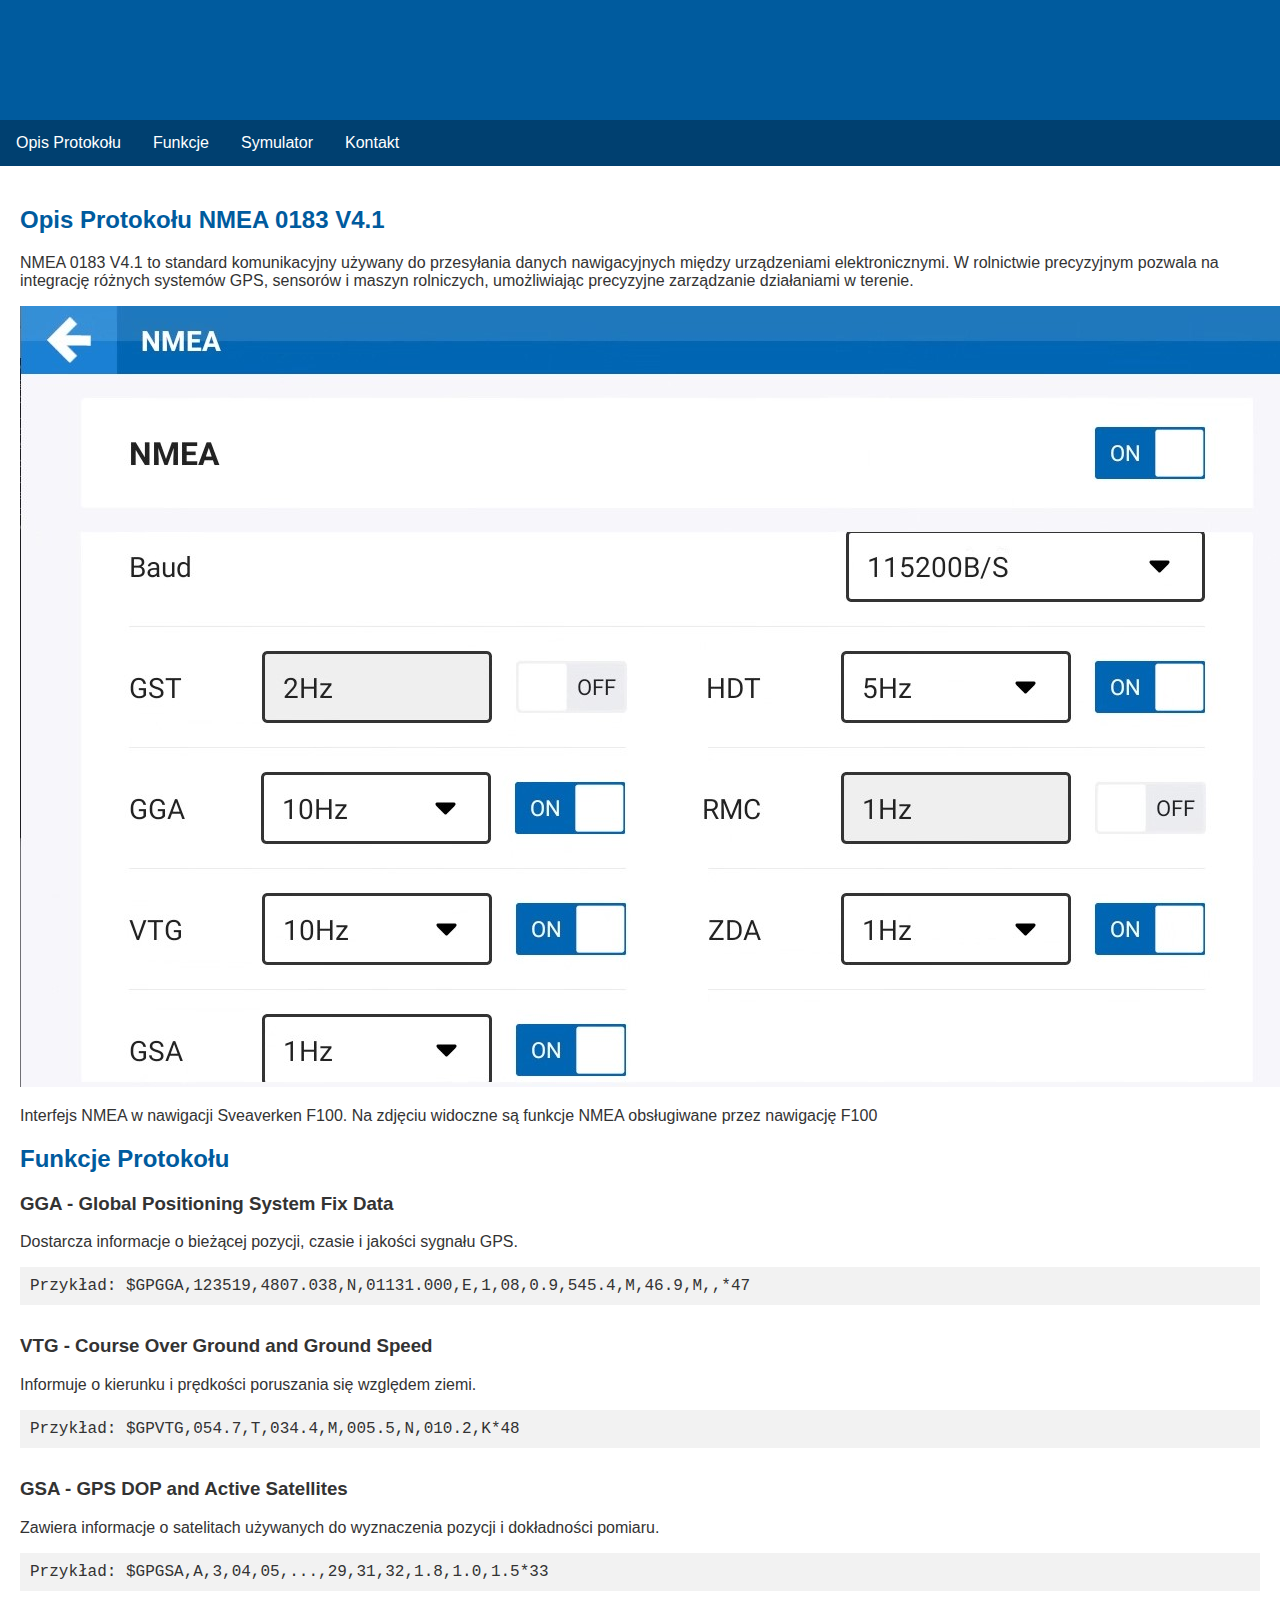
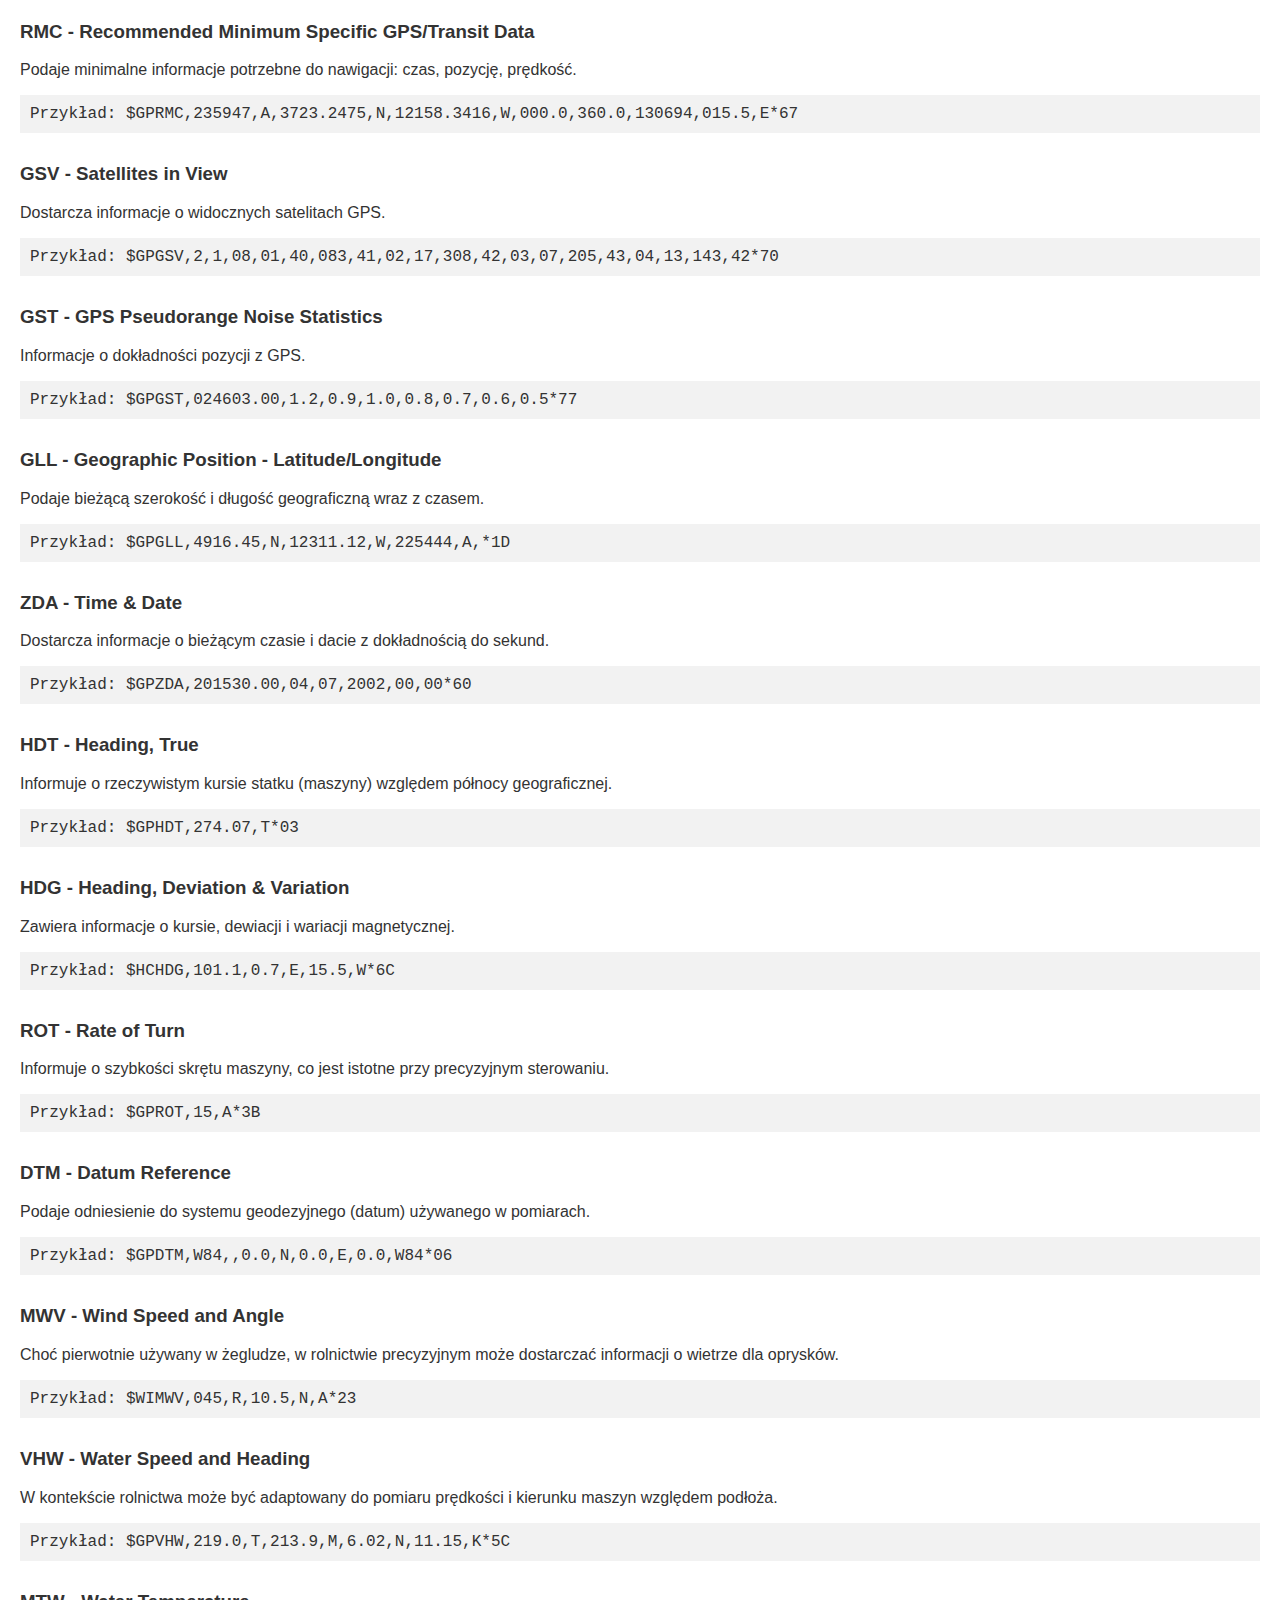
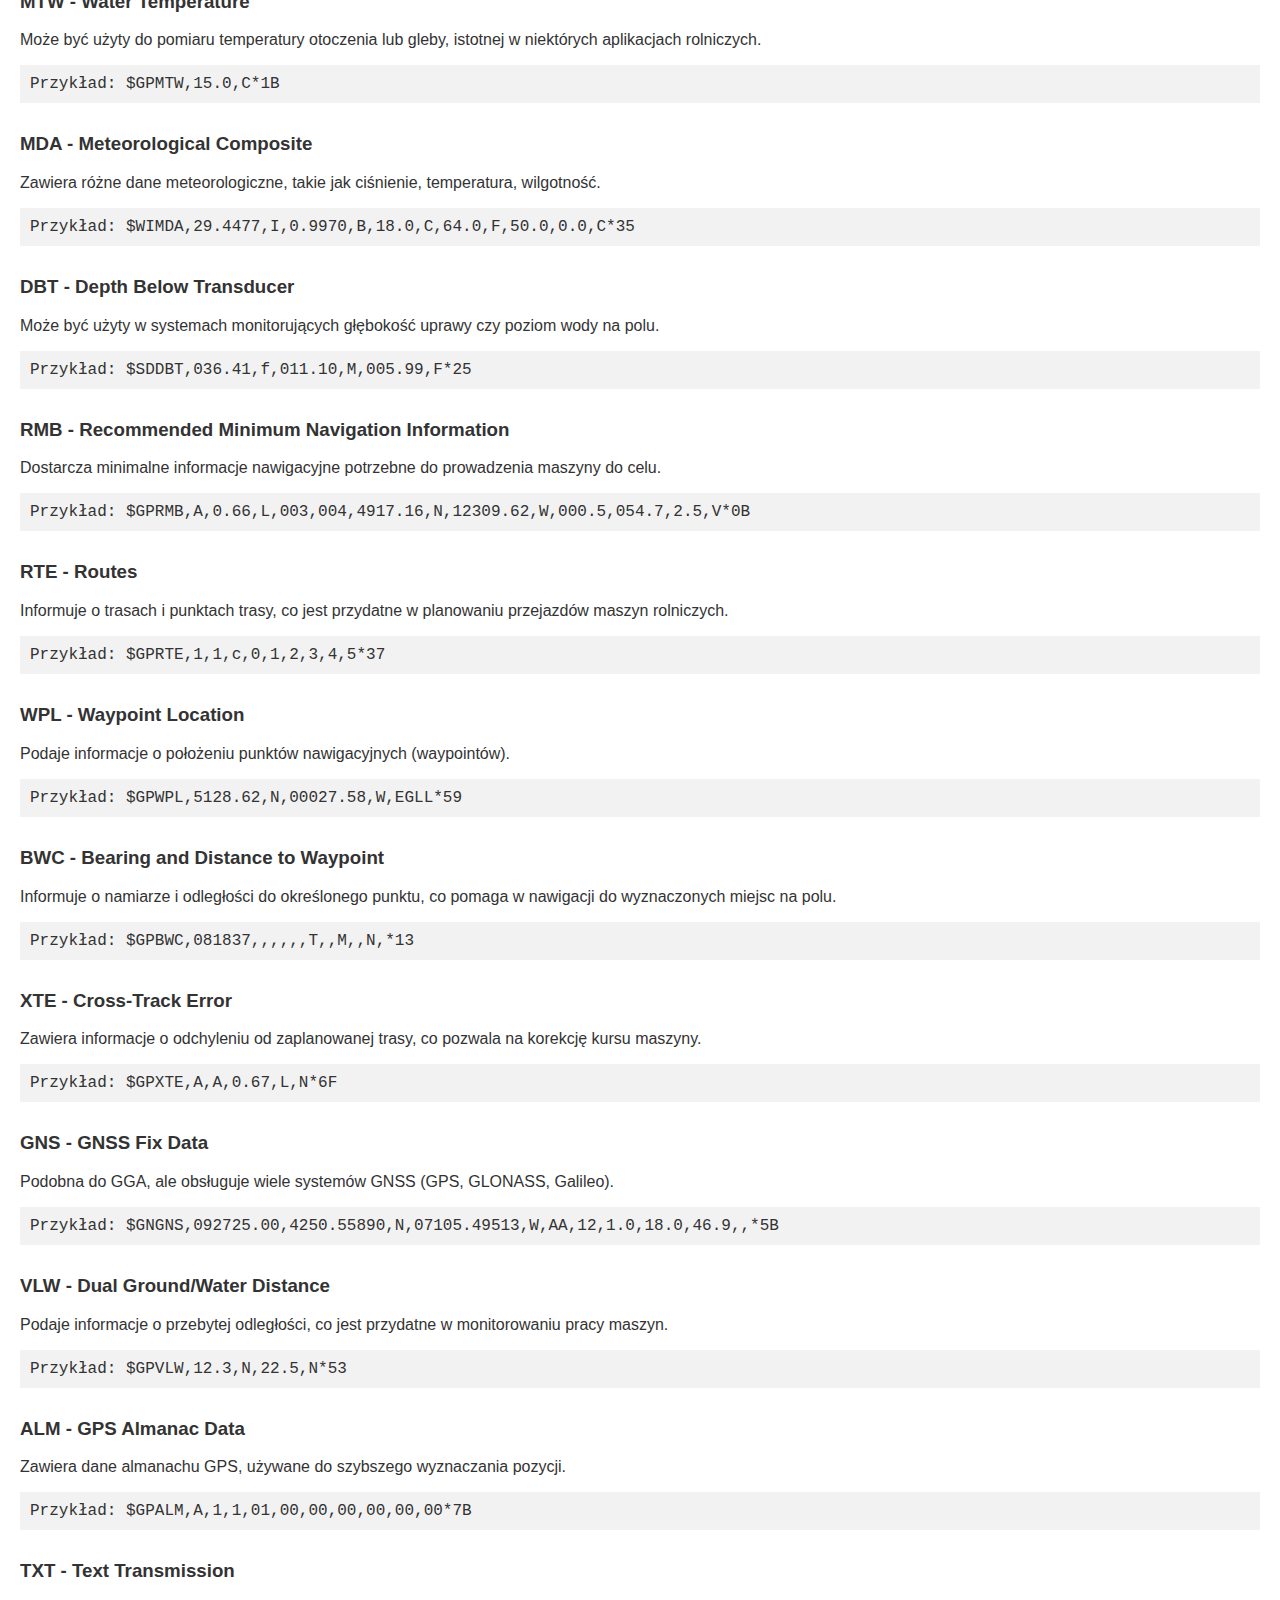
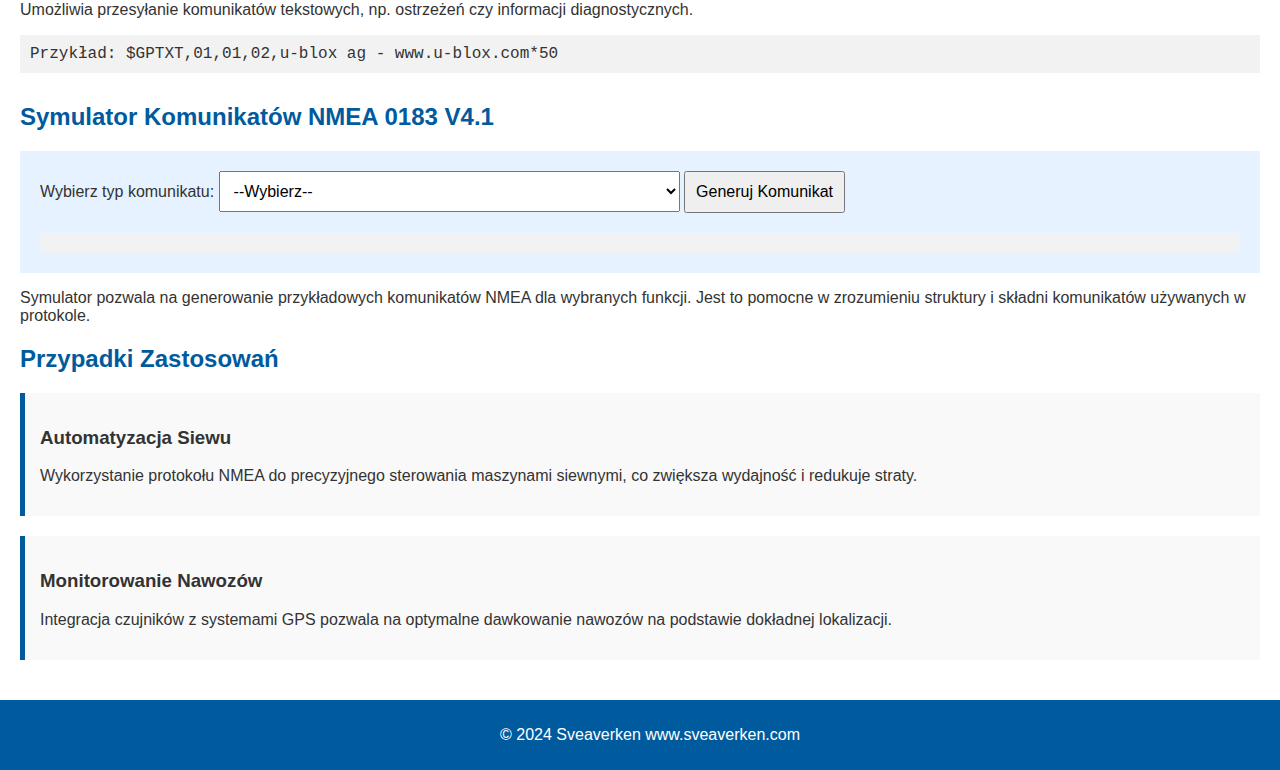
<file: nmea.html>
<!DOCTYPE html>
<html lang="pl">
<head>
    <meta charset="UTF-8">
    <title>NMEA 0183 V4.1 - Zastosowanie w Rolnictwie Precyzyjnym</title>
    <style>
        /* Style inspirowane www.sveaverken.com */
        body {
            font-family: Arial, sans-serif;
            margin: 0;
            padding: 0;
            color: #333;
        }
        header {
            background-color: #005b9e;
            color: #fff;
            padding: 20px;
            text-align: center;
        }
        nav {
            background-color: #004070;
            overflow: hidden;
        }
        nav a {
            float: left;
            display: block;
            color: #fff;
            text-align: center;
            padding: 14px 16px;
            text-decoration: none;
        }
        nav a:hover {
            background-color: #003050;
        }
        main {
            padding: 20px;
        }
        h1, h2 {
            color: #005b9e;
        }
        .function {
            margin-bottom: 30px;
        }
        .example {
            background-color: #f2f2f2;
            padding: 10px;
            font-family: "Courier New", Courier, monospace;
            overflow-x: auto;
        }
        footer {
            background-color: #005b9e;
            color: #fff;
            text-align: center;
            padding: 10px;
            position: relative;
            bottom: 0;
            width: 100%;
        }
        /* Style dla symulatora */
        #simulator {
            background-color: #e6f2ff;
            padding: 20px;
            margin-top: 20px;
        }
        #simulator select, #simulator button {
            padding: 10px;
            font-size: 16px;
        }
        #output {
            margin-top: 20px;
            background-color: #f2f2f2;
            padding: 10px;
            font-family: "Courier New", Courier, monospace;
        }
        /* Dodatkowe style */
        .case-study {
            background-color: #f9f9f9;
            padding: 15px;
            margin-bottom: 20px;
            border-left: 5px solid #005b9e;
        }
    </style>
    <script>
        function generateNMEA() {
            const messageType = document.getElementById('messageType').value;
            let output = '';

            switch (messageType) {
                case 'GGA':
                    // Generowanie losowych danych dla GGA
                    const time = new Date().toISOString().substr(11, 8).replace(/:/g, '');
                    const latitude = (Math.random() * 90).toFixed(5);
                    const latDir = Math.random() > 0.5 ? 'N' : 'S';
                    const longitude = (Math.random() * 180).toFixed(5);
                    const lonDir = Math.random() > 0.5 ? 'E' : 'W';
                    output = `$GPGGA,${time},${latitude},${latDir},${longitude},${lonDir},1,08,0.9,545.4,M,46.9,M,,*47`;
                    break;
                case 'VTG':
                    output = '$GPVTG,054.7,T,034.4,M,005.5,N,010.2,K*48';
                    break;
                case 'GSA':
                    output = '$GPGSA,A,3,04,05,29,31,32,,,,,,,1.8,1.0,1.5*33';
                    break;
                case 'RMC':
                    output = '$GPRMC,235947,A,3723.2475,N,12158.3416,W,000.0,360.0,130694,015.5,E*67';
                    break;
                case 'GSV':
                    output = '$GPGSV,2,1,08,01,40,083,41,02,17,308,42,03,07,205,43,04,13,143,42*70';
                    break;
                case 'GST':
                    output = '$GPGST,024603.00,1.2,0.9,1.0,0.8,0.7,0.6,0.5*77';
                    break;
                case 'GLL':
                    output = '$GPGLL,4916.45,N,12311.12,W,225444,A,*1D';
                    break;
                case 'ZDA':
                    output = '$GPZDA,201530.00,04,07,2002,00,00*60';
                    break;
                case 'HDT':
                    output = '$GPHDT,274.07,T*03';
                    break;
                case 'HDG':
                    output = '$HCHDG,101.1,0.7,E,15.5,W*6C';
                    break;
                case 'ROT':
                    output = '$GPROT,15,A*3B';
                    break;
                case 'DTM':
                    output = '$GPDTM,W84,,0.0,N,0.0,E,0.0,W84*06';
                    break;
                case 'MWV':
                    output = '$WIMWV,045,R,10.5,N,A*23';
                    break;
                case 'VHW':
                    output = '$GPVHW,219.0,T,213.9,M,6.02,N,11.15,K*5C';
                    break;
                case 'MTW':
                    output = '$GPMTW,15.0,C*1B';
                    break;
                case 'MDA':
                    output = '$WIMDA,29.4477,I,0.9970,B,18.0,C,64.0,F,50.0,0.0,C*35';
                    break;
                case 'DBT':
                    output = '$SDDBT,036.41,f,011.10,M,005.99,F*25';
                    break;
                case 'RMB':
                    output = '$GPRMB,A,0.66,L,003,004,4917.16,N,12309.62,W,000.5,054.7,2.5,V*0B';
                    break;
                case 'RTE':
                    output = '$GPRTE,1,1,c,0,1,2,3,4,5*37';
                    break;
                case 'WPL':
                    output = '$GPWPL,5128.62,N,00027.58,W,EGLL*59';
                    break;
                case 'BWC':
                    output = '$GPBWC,081837,,,,,,T,,M,,N,*13';
                    break;
                case 'XTE':
                    output = '$GPXTE,A,A,0.67,L,N*6F';
                    break;
                case 'GNS':
                    output = '$GNGNS,092725.00,4250.55890,N,07105.49513,W,AA,12,1.0,18.0,46.9,,*5B';
                    break;
                case 'VLW':
                    output = '$GPVLW,12.3,N,22.5,N*53';
                    break;
                case 'ALM':
                    output = '$GPALM,A,1,1,01,00,00,00,00,00,00*7B';
                    break;
                case 'TXT':
                    output = '$GPTXT,01,01,02,u-blox ag - www.u-blox.com*50';
                    break;
                default:
                    output = 'Wybierz typ komunikatu.';
            }

            document.getElementById('output').innerText = output;
        }
    </script>
    <script type="text/javascript">
        function googleTranslateElementInit() {
            new google.translate.TranslateElement({
                pageLanguage: 'pl',
                includedLanguages: 'en,es,zh-CN,fr,de,pt,ru,ja,ko,it,nl,ar,hi,bn,id,tr,sk,cs,bg,da,et,fi,el,hu,lt,lv,mt,no,ro,sv,uk', 
                layout: google.translate.TranslateElement.InlineLayout.SIMPLE,
                autoDisplay: false // Disable the auto-display widget
            }, 'google_translate_element');
        }

        function translatePageToBrowserLanguage() {
            var userLang = navigator.language || navigator.userLanguage; 
            userLang = userLang.split('-')[0]; // Get language code (e.g., 'en' from 'en-US')
            var supportedLanguages = ['en', 'es', 'zh-CN', 'fr', 'de', 'pt', 'ru', 'ja', 'ko', 'it', 'nl', 'ar', 'hi', 'bn', 'id', 'tr', 'pl', 'sk', 'cs', 'bg', 'da', 'et', 'fi', 'el', 'hu', 'lt', 'lv', 'mt', 'no', 'ro', 'sv', 'uk'];
            if (userLang !== 'pl') {
                var translateElement = new google.translate.TranslateElement({
                    pageLanguage: 'pl',
                    includedLanguages: supportedLanguages.join(','),
                    layout: google.translate.TranslateElement.InlineLayout.SIMPLE,
                    autoDisplay: false
                }, 'google_translate_element');

                setTimeout(function () {
                    var iframe = document.querySelector('.goog-te-banner-frame');
                    if (iframe) {
                        var innerDoc = iframe.contentDocument || iframe.contentWindow.document;
                        var langSelect = innerDoc.querySelector('.goog-te-menu-value span');
                        if (langSelect) {
                            langSelect.click();
                            var langToClick = innerDoc.querySelector('a[lang=' + userLang + ']') || innerDoc.querySelector('a[lang=en]');
                            if (langToClick) {
                                langToClick.click();
                            }
                        }
                    }
                }, 1000);
            }
        }
    </script>
    <script type="text/javascript" src="//translate.google.com/translate_a/element.js?cb=googleTranslateElementInit"></script>
</head>
<body>
    <header>
        <h1>NMEA 0183 V4.1 w Rolnictwie Precyzyjnym</h1>
    </header>
    <nav>
        <a href="#opis">Opis Protokołu</a>
        <a href="#funkcje">Funkcje</a>
        <a href="#symulator">Symulator</a>
        <a href="#kontakt">Kontakt</a>
    </nav>
    <main>
        <section id="opis">
            <h2>Opis Protokołu NMEA 0183 V4.1</h2>
            <p>NMEA 0183 V4.1 to standard komunikacyjny używany do przesyłania danych nawigacyjnych między urządzeniami elektronicznymi. W rolnictwie precyzyjnym pozwala na integrację różnych systemów GPS, sensorów i maszyn rolniczych, umożliwiając precyzyjne zarządzanie działaniami w terenie.</p>
           
            <div class="image-container">
                <img src="nmea.jpg" alt="Interfejs NMEA w nawigacji Sveaverken F100">
                <p>Interfejs NMEA w nawigacji Sveaverken F100. Na zdjęciu widoczne są funkcje NMEA obsługiwane przez nawigację F100</p>
            </div>
        <section id="funkcje">
            <h2>Funkcje Protokołu</h2>

            <div class="function">
                <h3>GGA - Global Positioning System Fix Data</h3>
                <p>Dostarcza informacje o bieżącej pozycji, czasie i jakości sygnału GPS.</p>
                <div class="example">
                    Przykład: $GPGGA,123519,4807.038,N,01131.000,E,1,08,0.9,545.4,M,46.9,M,,*47
                </div>
            </div>

            <div class="function">
                <h3>VTG - Course Over Ground and Ground Speed</h3>
                <p>Informuje o kierunku i prędkości poruszania się względem ziemi.</p>
                <div class="example">
                    Przykład: $GPVTG,054.7,T,034.4,M,005.5,N,010.2,K*48
                </div>
            </div>

            <div class="function">
                <h3>GSA - GPS DOP and Active Satellites</h3>
                <p>Zawiera informacje o satelitach używanych do wyznaczenia pozycji i dokładności pomiaru.</p>
                <div class="example">
                    Przykład: $GPGSA,A,3,04,05,...,29,31,32,1.8,1.0,1.5*33
                </div>
            </div>

            <div class="function">
                <h3>RMC - Recommended Minimum Specific GPS/Transit Data</h3>
                <p>Podaje minimalne informacje potrzebne do nawigacji: czas, pozycję, prędkość.</p>
                <div class="example">
                    Przykład: $GPRMC,235947,A,3723.2475,N,12158.3416,W,000.0,360.0,130694,015.5,E*67
                </div>
            </div>

            <div class="function">
                <h3>GSV - Satellites in View</h3>
                <p>Dostarcza informacje o widocznych satelitach GPS.</p>
                <div class="example">
                    Przykład: $GPGSV,2,1,08,01,40,083,41,02,17,308,42,03,07,205,43,04,13,143,42*70
                </div>
            </div>

            <div class="function">
                <h3>GST - GPS Pseudorange Noise Statistics</h3>
                <p>Informacje o dokładności pozycji z GPS.</p>
                <div class="example">
                    Przykład: $GPGST,024603.00,1.2,0.9,1.0,0.8,0.7,0.6,0.5*77
                </div>
            </div>

            <div class="function">
                <h3>GLL - Geographic Position - Latitude/Longitude</h3>
                <p>Podaje bieżącą szerokość i długość geograficzną wraz z czasem.</p>
                <div class="example">
                    Przykład: $GPGLL,4916.45,N,12311.12,W,225444,A,*1D
                </div>
            </div>

            <div class="function">
                <h3>ZDA - Time &amp; Date</h3>
                <p>Dostarcza informacje o bieżącym czasie i dacie z dokładnością do sekund.</p>
                <div class="example">
                    Przykład: $GPZDA,201530.00,04,07,2002,00,00*60
                </div>
            </div>

            <div class="function">
                <h3>HDT - Heading, True</h3>
                <p>Informuje o rzeczywistym kursie statku (maszyny) względem północy geograficznej.</p>
                <div class="example">
                    Przykład: $GPHDT,274.07,T*03
                </div>
            </div>

            <div class="function">
                <h3>HDG - Heading, Deviation &amp; Variation</h3>
                <p>Zawiera informacje o kursie, dewiacji i wariacji magnetycznej.</p>
                <div class="example">
                    Przykład: $HCHDG,101.1,0.7,E,15.5,W*6C
                </div>
            </div>

            <div class="function">
                <h3>ROT - Rate of Turn</h3>
                <p>Informuje o szybkości skrętu maszyny, co jest istotne przy precyzyjnym sterowaniu.</p>
                <div class="example">
                    Przykład: $GPROT,15,A*3B
                </div>
            </div>

            <div class="function">
                <h3>DTM - Datum Reference</h3>
                <p>Podaje odniesienie do systemu geodezyjnego (datum) używanego w pomiarach.</p>
                <div class="example">
                    Przykład: $GPDTM,W84,,0.0,N,0.0,E,0.0,W84*06
                </div>
            </div>

            <div class="function">
                <h3>MWV - Wind Speed and Angle</h3>
                <p>Choć pierwotnie używany w żegludze, w rolnictwie precyzyjnym może dostarczać informacji o wietrze dla oprysków.</p>
                <div class="example">
                    Przykład: $WIMWV,045,R,10.5,N,A*23
                </div>
            </div>

            <div class="function">
                <h3>VHW - Water Speed and Heading</h3>
                <p>W kontekście rolnictwa może być adaptowany do pomiaru prędkości i kierunku maszyn względem podłoża.</p>
                <div class="example">
                    Przykład: $GPVHW,219.0,T,213.9,M,6.02,N,11.15,K*5C
                </div>
            </div>

            <div class="function">
                <h3>MTW - Water Temperature</h3>
                <p>Może być użyty do pomiaru temperatury otoczenia lub gleby, istotnej w niektórych aplikacjach rolniczych.</p>
                <div class="example">
                    Przykład: $GPMTW,15.0,C*1B
                </div>
            </div>

            <div class="function">
                <h3>MDA - Meteorological Composite</h3>
                <p>Zawiera różne dane meteorologiczne, takie jak ciśnienie, temperatura, wilgotność.</p>
                <div class="example">
                    Przykład: $WIMDA,29.4477,I,0.9970,B,18.0,C,64.0,F,50.0,0.0,C*35
                </div>
            </div>

            <div class="function">
                <h3>DBT - Depth Below Transducer</h3>
                <p>Może być użyty w systemach monitorujących głębokość uprawy czy poziom wody na polu.</p>
                <div class="example">
                    Przykład: $SDDBT,036.41,f,011.10,M,005.99,F*25
                </div>
            </div>

        

            <div class="function">
                <h3>RMB - Recommended Minimum Navigation Information</h3>
                <p>Dostarcza minimalne informacje nawigacyjne potrzebne do prowadzenia maszyny do celu.</p>
                <div class="example">
                    Przykład: $GPRMB,A,0.66,L,003,004,4917.16,N,12309.62,W,000.5,054.7,2.5,V*0B
                </div>
            </div>

            <div class="function">
                <h3>RTE - Routes</h3>
                <p>Informuje o trasach i punktach trasy, co jest przydatne w planowaniu przejazdów maszyn rolniczych.</p>
                <div class="example">
                    Przykład: $GPRTE,1,1,c,0,1,2,3,4,5*37
                </div>
            </div>

            <div class="function">
                <h3>WPL - Waypoint Location</h3>
                <p>Podaje informacje o położeniu punktów nawigacyjnych (waypointów).</p>
                <div class="example">
                    Przykład: $GPWPL,5128.62,N,00027.58,W,EGLL*59
                </div>
            </div>

            <div class="function">
                <h3>BWC - Bearing and Distance to Waypoint</h3>
                <p>Informuje o namiarze i odległości do określonego punktu, co pomaga w nawigacji do wyznaczonych miejsc na polu.</p>
                <div class="example">
                    Przykład: $GPBWC,081837,,,,,,T,,M,,N,*13
                </div>
            </div>

            <div class="function">
                <h3>XTE - Cross-Track Error</h3>
                <p>Zawiera informacje o odchyleniu od zaplanowanej trasy, co pozwala na korekcję kursu maszyny.</p>
                <div class="example">
                    Przykład: $GPXTE,A,A,0.67,L,N*6F
                </div>
            </div>

            <div class="function">
                <h3>GNS - GNSS Fix Data</h3>
                <p>Podobna do GGA, ale obsługuje wiele systemów GNSS (GPS, GLONASS, Galileo).</p>
                <div class="example">
                    Przykład: $GNGNS,092725.00,4250.55890,N,07105.49513,W,AA,12,1.0,18.0,46.9,,*5B
                </div>
            </div>

            <div class="function">
                <h3>VLW - Dual Ground/Water Distance</h3>
                <p>Podaje informacje o przebytej odległości, co jest przydatne w monitorowaniu pracy maszyn.</p>
                <div class="example">
                    Przykład: $GPVLW,12.3,N,22.5,N*53
                </div>
            </div>

            <div class="function">
                <h3>ALM - GPS Almanac Data</h3>
                <p>Zawiera dane almanachu GPS, używane do szybszego wyznaczania pozycji.</p>
                <div class="example">
                    Przykład: $GPALM,A,1,1,01,00,00,00,00,00,00*7B
                </div>
            </div>

            <div class="function">
                <h3>TXT - Text Transmission</h3>
                <p>Umożliwia przesyłanie komunikatów tekstowych, np. ostrzeżeń czy informacji diagnostycznych.</p>
                <div class="example">
                    Przykład: $GPTXT,01,01,02,u-blox ag - www.u-blox.com*50
                </div>
            </div>


        </section>
        <section id="symulator">
            <h2>Symulator Komunikatów NMEA 0183 V4.1</h2>
            <div id="simulator">
                <label for="messageType">Wybierz typ komunikatu:</label>
                <select id="messageType">
                    <option value="">--Wybierz--</option>
                    <option value="GGA">GGA - Global Positioning System Fix Data</option>
                    <option value="VTG">VTG - Course Over Ground and Ground Speed</option>
                    <option value="GSA">GSA - GPS DOP and Active Satellites</option>
                    <option value="RMC">RMC - Recommended Minimum Specific GPS/Transit Data</option>
                    <option value="GSV">GSV - Satellites in View</option>
                    <option value="GST">GST - GPS Pseudorange Noise Statistics</option>
                    <option value="GLL">GLL - Geographic Position - Latitude/Longitude</option>
                    <option value="ZDA">ZDA - Time & Date</option>
                    <option value="HDT">HDT - Heading, True</option>
                    <option value="HDG">HDG - Heading, Deviation & Variation</option>
                    <option value="ROT">ROT - Rate of Turn</option>
                    <option value="DTM">DTM - Datum Reference</option>
                    <option value="MWV">MWV - Wind Speed and Angle</option>
                    <option value="VHW">VHW - Water Speed and Heading</option>
                    <option value="MTW">MTW - Water Temperature</option>
                    <option value="MDA">MDA - Meteorological Composite</option>
                    <option value="DBT">DBT - Depth Below Transducer</option>
                    <option value="RMB">RMB - Recommended Minimum Navigation Information</option>
                    <option value="RTE">RTE - Routes</option>
                    <option value="WPL">WPL - Waypoint Location</option>
                    <option value="BWC">BWC - Bearing and Distance to Waypoint</option>
                    <option value="XTE">XTE - Cross-Track Error</option>
                    <option value="GNS">GNS - GNSS Fix Data</option>
                    <option value="VLW">VLW - Dual Ground/Water Distance</option>
                    <option value="ALM">ALM - GPS Almanac Data</option>
                    <option value="TXT">TXT - Text Transmission</option>
                </select>
                <button onclick="generateNMEA()">Generuj Komunikat</button>
                <div id="output"></div>
            </div>
            <p>Symulator pozwala na generowanie przykładowych komunikatów NMEA dla wybranych funkcji. Jest to pomocne w zrozumieniu struktury i składni komunikatów używanych w protokole.</p>
        </section>
        <section id="przypadki">
            <h2>Przypadki Zastosowań</h2>
            <div class="case-study">
                <h3>Automatyzacja Siewu</h3>
                <p>Wykorzystanie protokołu NMEA do precyzyjnego sterowania maszynami siewnymi, co zwiększa wydajność i redukuje straty.</p>
            </div>
            <div class="case-study">
                <h3>Monitorowanie Nawozów</h3>
                <p>Integracja czujników z systemami GPS pozwala na optymalne dawkowanie nawozów na podstawie dokładnej lokalizacji.</p>
            </div>
        </section>
    </main>
    <footer id="kontakt">
        <p>&copy; 2024 Sveaverken www.sveaverken.com</p>
    </footer>
</body>
</html>
</file>
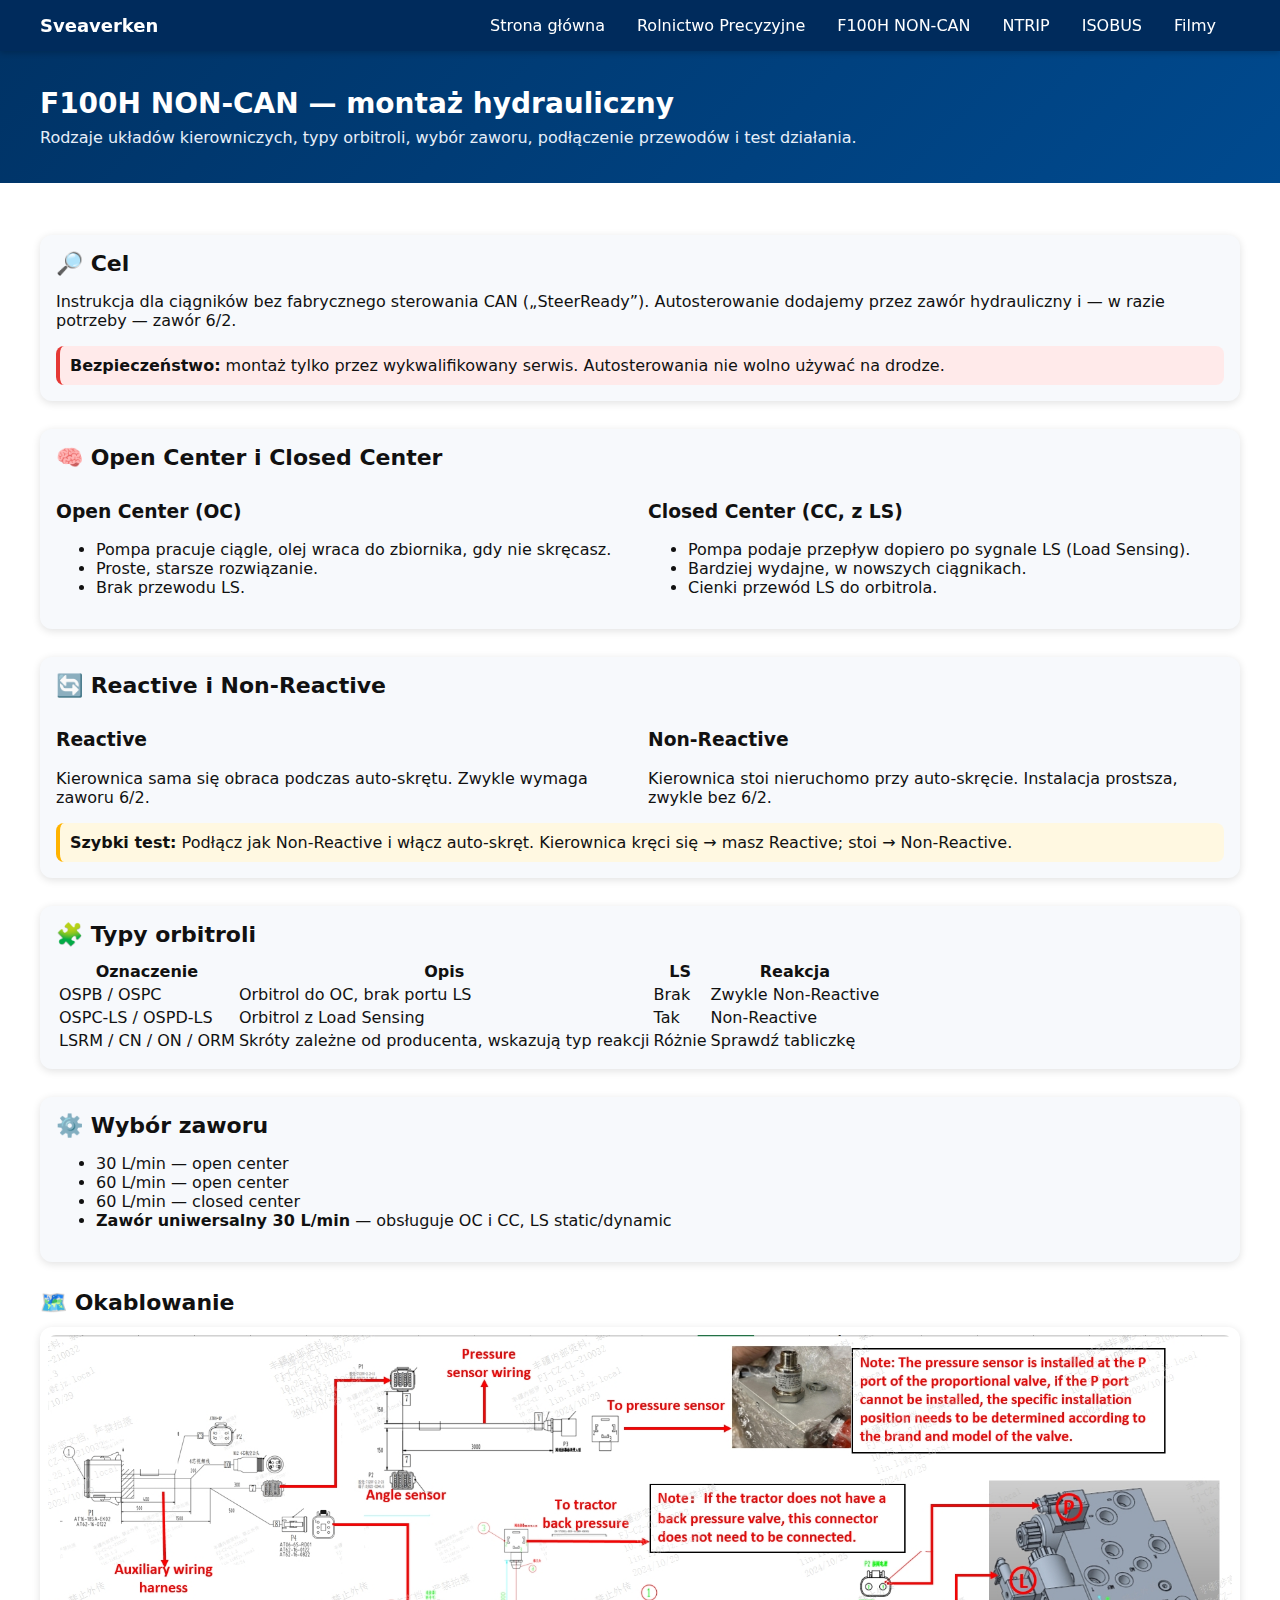
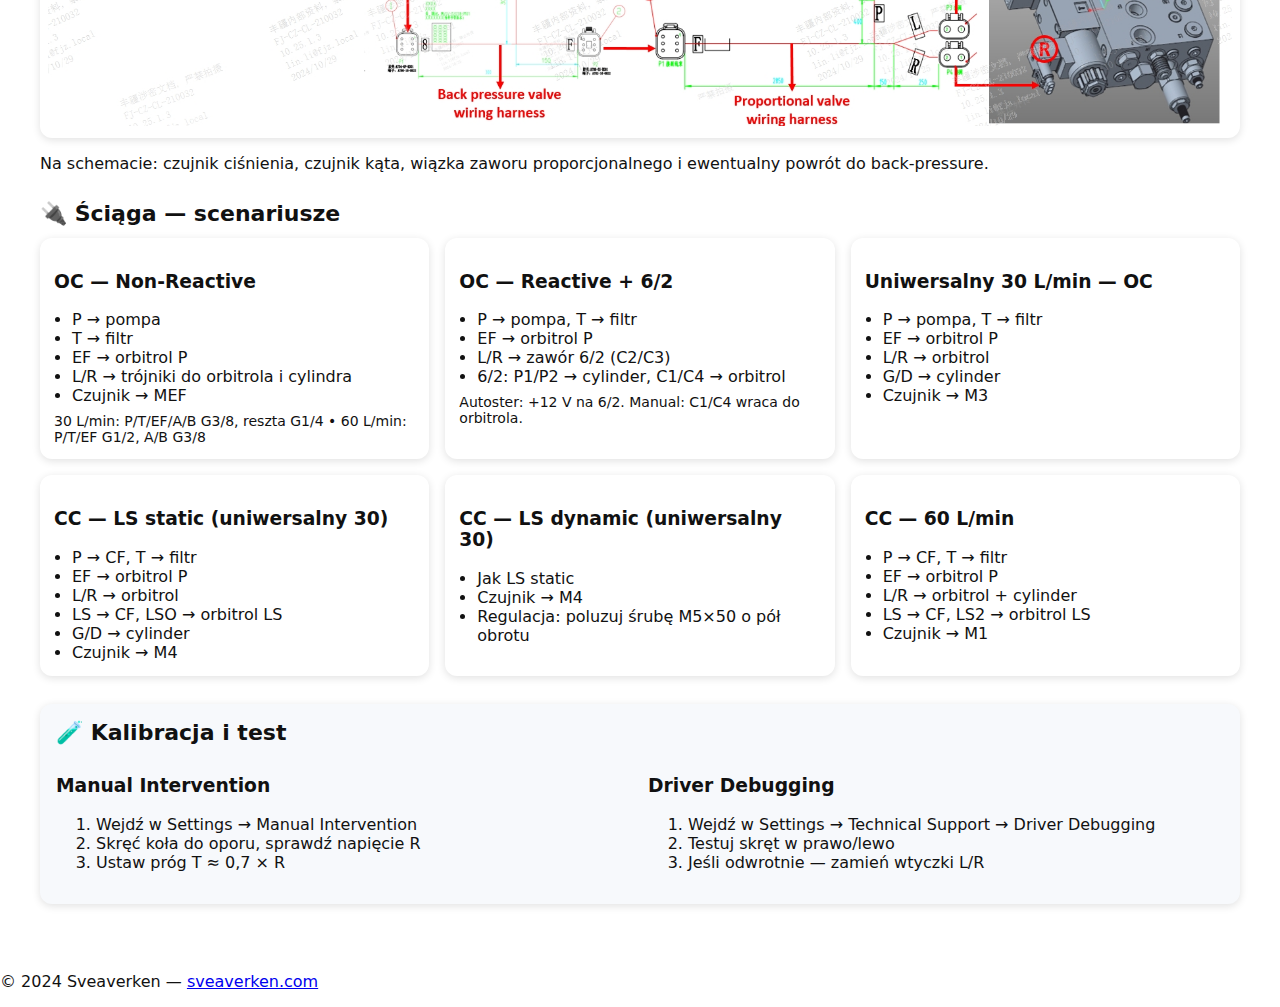
<file: noncan.html>
<!DOCTYPE html>
<html lang="pl">
<head>
  <meta charset="UTF-8" />
  <title>Sveaverken F100H — NON-CAN (Hydraulika)</title>
  <meta name="viewport" content="width=device-width, initial-scale=1" />
  <meta name="description" content="F100H w traktorach bez CAN: rodzaje układów, typy orbitroli, Reactive/Non-Reactive, wybór zaworu, podłączenie, kalibracja i testy." />

  <!-- Google Translate -->
  <script src="//translate.google.com/translate_a/element.js?cb=googleTranslateElementInit" defer></script>
  <script>
    function googleTranslateElementInit(){
      try{
        new google.translate.TranslateElement({
          pageLanguage:'pl',
          includedLanguages:'en,es,fr,de,it,pt,ru,uk,cs,sk,hu,ro,bg,el,tr,zh-CN,ja,ko',
          layout:google.translate.TranslateElement.InlineLayout.SIMPLE,
          autoDisplay:false
        },'google_translate_element');
      }catch(e){}
    }
  </script>

  <style>
    :root{
      --brand:#002b5c; --brand-2:#003366; --text:#111; --muted:#666;
      --bg:#fff; --card:#f7f9fc; --shadow:0 2px 8px rgba(0,0,0,.12);
      --radius:12px; --accent:#005bbb; --warn:#ffb300; --danger:#e53935;
    }
    body{margin:0;font-family:system-ui,-apple-system,Segoe UI,Roboto,Ubuntu,Cantarell,Noto Sans,Helvetica,Arial,sans-serif;background:var(--bg);color:var(--text)}
    nav{background:var(--brand);position:sticky;top:0;z-index:1000;box-shadow:0 2px 6px rgba(0,0,0,.2)}
    .nav-inner{max-width:1200px;margin:0 auto;display:flex;gap:16px;align-items:center;padding:10px 20px;flex-wrap:wrap}
    .brand{color:#fff;font-weight:700;font-size:18px;margin-right:auto}
    nav a{color:#fff;padding:6px 8px;border-radius:8px;text-decoration:none}
    nav a:hover{text-decoration:underline}
    header{background:linear-gradient(135deg,var(--brand-2),#004a8f);color:#fff;padding:36px 20px}
    .hero{max-width:1200px;margin:0 auto}
    .hero h1{margin:0 0 8px;font-size:28px}
    .hero p{margin:0;color:#e6eef9}
    main{max-width:1200px;margin:0 auto;padding:24px 20px}
    section{margin:28px 0}
    h2{margin:0 0 12px;font-size:22px}
    .card{background:var(--card);border-radius:var(--radius);box-shadow:var(--shadow);padding:16px}
    .grid{display:grid;gap:16px}
    .grid-2{grid-template-columns:repeat(2,minmax(260px,1fr))}
    .grid-3{grid-template-columns:repeat(3,minmax(260px,1fr))}
    @media(max-width:900px){.grid-2,.grid-3{grid-template-columns:1fr}}
    .notice{background:#fff8e1;border-left:4px solid var(--warn);padding:10px;border-radius:8px}
    .danger{background:#ffeaea;border-left:4px solid var(--danger);padding:10px;border-radius:8px}
    .img-wrap{background:#fff;border-radius:12px;box-shadow:var(--shadow);padding:8px}
    .img-wrap img{max-width:100%;border-radius:8px}
    .scenario{background:#fff;border-radius:12px;box-shadow:var(--shadow);padding:14px}
    .scenario ul{margin:0;padding-left:18px}
    .ports{font-size:14px;margin-top:8px}
    .ports code{background:#eef2f7;padding:0 4px;border-radius:6px}
  </style>
</head>
<body>
  <nav>
    <div class="nav-inner">
      <div class="brand">Sveaverken</div>
      <a href="index.html">Strona główna</a>
      <a href="precision.html">Rolnictwo Precyzyjne</a>
      <a href="noncan.html" aria-current="page">F100H NON-CAN</a>
      <a href="NTRIP.html">NTRIP</a>
      <a href="isobus.html">ISOBUS</a>
      <a href="Videos.html">Filmy</a>
      <div id="google_translate_element"></div>
    </div>
  </nav>

  <header>
    <div class="hero">
      <h1>F100H NON-CAN — montaż hydrauliczny</h1>
      <p>Rodzaje układów kierowniczych, typy orbitroli, wybór zaworu, podłączenie przewodów i test działania.</p>
    </div>
  </header>

  <main>
    <section class="card">
      <h2>🔎 Cel</h2>
      <p>Instrukcja dla ciągników bez fabrycznego sterowania CAN („SteerReady”). Autosterowanie dodajemy przez zawór hydrauliczny i — w razie potrzeby — zawór 6/2.</p>
      <div class="danger"><strong>Bezpieczeństwo:</strong> montaż tylko przez wykwalifikowany serwis. Autosterowania nie wolno używać na drodze.</div>
    </section>

    <section class="card">
      <h2>🧠 Open Center i Closed Center</h2>
      <div class="grid grid-2">
        <div>
          <h3>Open Center (OC)</h3>
          <ul>
            <li>Pompa pracuje ciągle, olej wraca do zbiornika, gdy nie skręcasz.</li>
            <li>Proste, starsze rozwiązanie.</li>
            <li>Brak przewodu LS.</li>
          </ul>
        </div>
        <div>
          <h3>Closed Center (CC, z LS)</h3>
          <ul>
            <li>Pompa podaje przepływ dopiero po sygnale LS (Load Sensing).</li>
            <li>Bardziej wydajne, w nowszych ciągnikach.</li>
            <li>Cienki przewód LS do orbitrola.</li>
          </ul>
        </div>
      </div>
    </section>

    <section class="card">
      <h2>🔄 Reactive i Non-Reactive</h2>
      <div class="grid grid-2">
        <div>
          <h3>Reactive</h3>
          <p>Kierownica sama się obraca podczas auto-skrętu. Zwykle wymaga zaworu 6/2.</p>
        </div>
        <div>
          <h3>Non-Reactive</h3>
          <p>Kierownica stoi nieruchomo przy auto-skręcie. Instalacja prostsza, zwykle bez 6/2.</p>
        </div>
      </div>
      <div class="notice"><strong>Szybki test:</strong> Podłącz jak Non-Reactive i włącz auto-skręt. Kierownica kręci się → masz Reactive; stoi → Non-Reactive.</div>
    </section>

    <section class="card">
      <h2>🧩 Typy orbitroli</h2>
      <table>
        <thead>
          <tr><th>Oznaczenie</th><th>Opis</th><th>LS</th><th>Reakcja</th></tr>
        </thead>
        <tbody>
          <tr><td>OSPB / OSPC</td><td>Orbitrol do OC, brak portu LS</td><td>Brak</td><td>Zwykle Non-Reactive</td></tr>
          <tr><td>OSPC-LS / OSPD-LS</td><td>Orbitrol z Load Sensing</td><td>Tak</td><td>Non-Reactive</td></tr>
          <tr><td>LSRM / CN / ON / ORM</td><td>Skróty zależne od producenta, wskazują typ reakcji</td><td>Różnie</td><td>Sprawdź tabliczkę</td></tr>
        </tbody>
      </table>
    </section>

    <section class="card">
      <h2>⚙️ Wybór zaworu</h2>
      <ul>
        <li>30 L/min — open center</li>
        <li>60 L/min — open center</li>
        <li>60 L/min — closed center</li>
        <li><strong>Zawór uniwersalny 30 L/min</strong> — obsługuje OC i CC, LS static/dynamic</li>
      </ul>
    </section>

    <section>
      <h2>🗺️ Okablowanie</h2>
      <div class="img-wrap">
        <img src="F100Hnoncanwires.jpg" alt="Schemat wiązek F100H NON-CAN">
      </div>
      <p class="muted">Na schemacie: czujnik ciśnienia, czujnik kąta, wiązka zaworu proporcjonalnego i ewentualny powrót do back-pressure.</p>
    </section>

    <section>
      <h2>🔌 Ściąga — scenariusze</h2>
      <div class="grid grid-3">
        <div class="scenario">
          <h3>OC — Non-Reactive</h3>
          <ul><li>P → pompa</li><li>T → filtr</li><li>EF → orbitrol P</li><li>L/R → trójniki do orbitrola i cylindra</li><li>Czujnik → MEF</li></ul>
          <div class="ports">30 L/min: P/T/EF/A/B G3/8, reszta G1/4 • 60 L/min: P/T/EF G1/2, A/B G3/8</div>
        </div>
        <div class="scenario">
          <h3>OC — Reactive + 6/2</h3>
          <ul><li>P → pompa, T → filtr</li><li>EF → orbitrol P</li><li>L/R → zawór 6/2 (C2/C3)</li><li>6/2: P1/P2 → cylinder, C1/C4 → orbitrol</li></ul>
          <div class="ports">Autoster: +12 V na 6/2. Manual: C1/C4 wraca do orbitrola.</div>
        </div>
        <div class="scenario">
          <h3>Uniwersalny 30 L/min — OC</h3>
          <ul><li>P → pompa, T → filtr</li><li>EF → orbitrol P</li><li>L/R → orbitrol</li><li>G/D → cylinder</li><li>Czujnik → M3</li></ul>
        </div>
        <div class="scenario">
          <h3>CC — LS static (uniwersalny 30)</h3>
          <ul><li>P → CF, T → filtr</li><li>EF → orbitrol P</li><li>L/R → orbitrol</li><li>LS → CF, LSO → orbitrol LS</li><li>G/D → cylinder</li><li>Czujnik → M4</li></ul>
        </div>
        <div class="scenario">
          <h3>CC — LS dynamic (uniwersalny 30)</h3>
          <ul><li>Jak LS static</li><li>Czujnik → M4</li><li>Regulacja: poluzuj śrubę M5×50 o pół obrotu</li></ul>
        </div>
        <div class="scenario">
          <h3>CC — 60 L/min</h3>
          <ul><li>P → CF, T → filtr</li><li>EF → orbitrol P</li><li>L/R → orbitrol + cylinder</li><li>LS → CF, LS2 → orbitrol LS</li><li>Czujnik → M1</li></ul>
        </div>
      </div>
    </section>

    <section class="card">
      <h2>🧪 Kalibracja i test</h2>
      <div class="grid grid-2">
        <div>
          <h3>Manual Intervention</h3>
          <ol>
            <li>Wejdź w Settings → Manual Intervention</li>
            <li>Skręć koła do oporu, sprawdź napięcie R</li>
            <li>Ustaw próg T ≈ 0,7 × R</li>
          </ol>
        </div>
        <div>
          <h3>Driver Debugging</h3>
          <ol>
            <li>Wejdź w Settings → Technical Support → Driver Debugging</li>
            <li>Testuj skręt w prawo/lewo</li>
            <li>Jeśli odwrotnie — zamień wtyczki L/R</li>
          </ol>
        </div>
      </div>
    </section>
  </main>

  <footer>
    <p>&copy; 2024 Sveaverken — <a href="https://www.sveaverken.com" target="_blank">sveaverken.com</a></p>
  </footer>
</body>
</html>
</file>
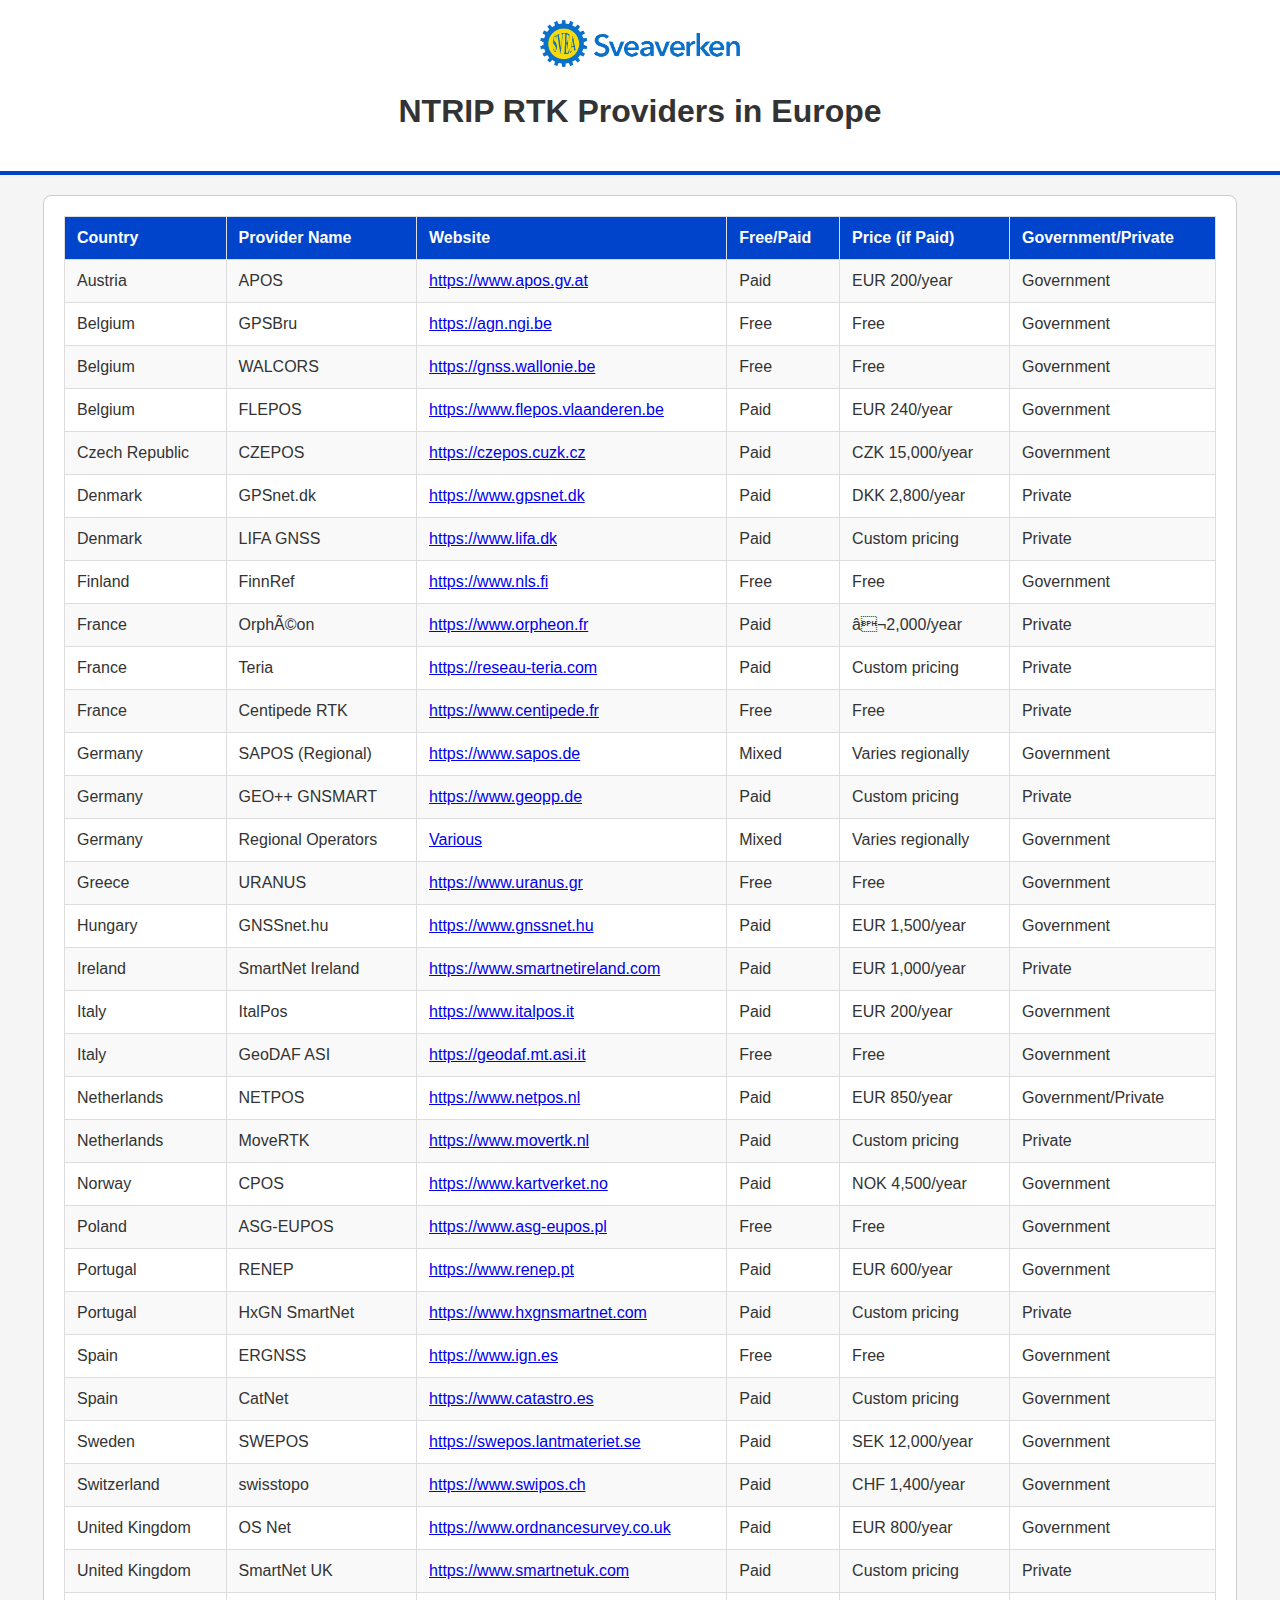
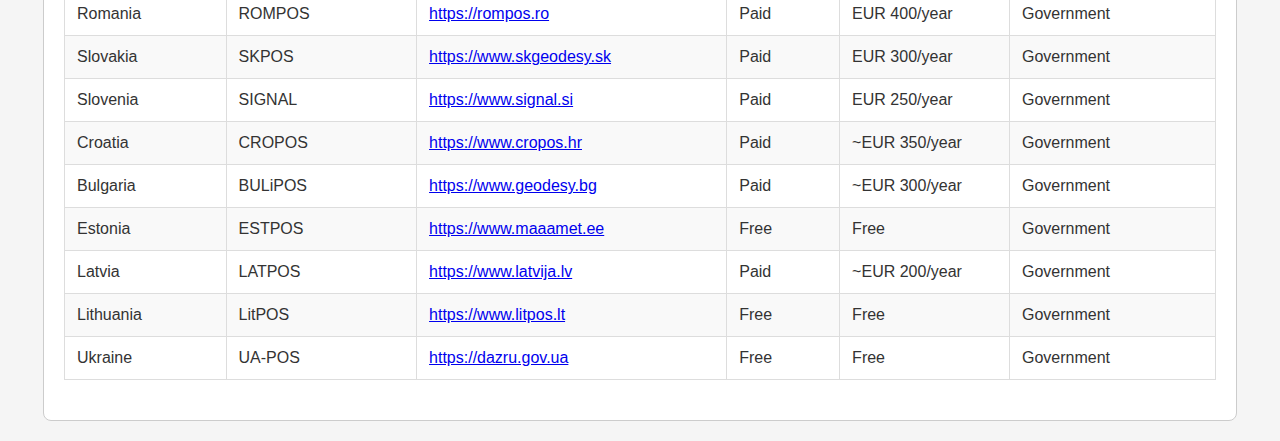
<file: NTRIP.html>
<!DOCTYPE html>
<html lang="en">
<head>
    <meta charset="UTF-8">
    <title>NTRIP RTK Providers in Europe</title>
    <link rel="stylesheet" href="https://www.sveaverken.com/css/style.css">
    <style>
        body {
            font-family: Arial, sans-serif;
            background-color: #f5f5f5;
            color: #333;
            margin: 0;
            padding: 0;
        }
        .header {
            background-color: #ffffff;
            padding: 20px;
            text-align: center;
            border-bottom: 4px solid #0044cc;
        }
        .header img {
            width: 200px;
        }
        .container {
            margin: 20px auto;
            width: 90%;
            max-width: 1200px;
            background-color: #fff;
            padding: 20px;
            border: 1px solid #ccc;
            border-radius: 8px;
        }
        table {
            width: 100%;
            border-collapse: collapse;
            margin-bottom: 20px;
        }
        th, td {
            border: 1px solid #ddd;
            padding: 12px;
            text-align: left;
        }
        th {
            background-color: #0044cc;
            color: white;
        }
        tbody tr:nth-child(odd) {
            background-color: #f9f9f9;
        }
    </style>
</head>
<body>
    <div class="header">
        <img src="logo.png" alt="Sveaverken Logo">
        <h1>NTRIP RTK Providers in Europe</h1>
    </div>
    <div class="container">
        <table>
            <thead>
                <tr>
                    <th>Country</th>
                    <th>Provider Name</th>
                    <th>Website</th>
                    <th>Free/Paid</th>
                    <th>Price (if Paid)</th>
                    <th>Government/Private</th>
                </tr>
            </thead>
            <tbody>

    <tr>
        <td>Austria</td>
        <td>APOS</td>
        <td><a href="https://www.apos.gv.at">https://www.apos.gv.at</a></td>
        <td>Paid</td>
        <td>EUR 200/year</td>
        <td>Government</td>
    </tr>
    
    <tr>
        <td>Belgium</td>
        <td>GPSBru</td>
        <td><a href="https://agn.ngi.be">https://agn.ngi.be</a></td>
        <td>Free</td>
        <td>Free</td>
        <td>Government</td>
    </tr>
    
    <tr>
        <td>Belgium</td>
        <td>WALCORS</td>
        <td><a href="https://gnss.wallonie.be">https://gnss.wallonie.be</a></td>
        <td>Free</td>
        <td>Free</td>
        <td>Government</td>
    </tr>
    
    <tr>
        <td>Belgium</td>
        <td>FLEPOS</td>
        <td><a href="https://www.flepos.vlaanderen.be">https://www.flepos.vlaanderen.be</a></td>
        <td>Paid</td>
        <td>EUR 240/year</td>
        <td>Government</td>
    </tr>
    
    <tr>
        <td>Czech Republic</td>
        <td>CZEPOS</td>
        <td><a href="https://czepos.cuzk.cz">https://czepos.cuzk.cz</a></td>
        <td>Paid</td>
        <td>CZK 15,000/year</td>
        <td>Government</td>
    </tr>
    
    <tr>
        <td>Denmark</td>
        <td>GPSnet.dk</td>
        <td><a href="https://www.gpsnet.dk">https://www.gpsnet.dk</a></td>
        <td>Paid</td>
        <td>DKK 2,800/year</td>
        <td>Private</td>
    </tr>
    
    <tr>
        <td>Denmark</td>
        <td>LIFA GNSS</td>
        <td><a href="https://www.lifa.dk">https://www.lifa.dk</a></td>
        <td>Paid</td>
        <td>Custom pricing</td>
        <td>Private</td>
    </tr>
    
    <tr>
        <td>Finland</td>
        <td>FinnRef</td>
        <td><a href="https://www.nls.fi">https://www.nls.fi</a></td>
        <td>Free</td>
        <td>Free</td>
        <td>Government</td>
    </tr>
    
    <tr>
        <td>France</td>
        <td>OrphÃ©on</td>
        <td><a href="https://www.orpheon.fr">https://www.orpheon.fr</a></td>
        <td>Paid</td>
        <td>â¬2,000/year</td>
        <td>Private</td>
    </tr>
    
    <tr>
        <td>France</td>
        <td>Teria</td>
        <td><a href="https://reseau-teria.com">https://reseau-teria.com</a></td>
        <td>Paid</td>
        <td>Custom pricing</td>
        <td>Private</td>
    </tr>
    
    <tr>
        <td>France</td>
        <td>Centipede RTK</td>
        <td><a href="https://www.centipede.fr">https://www.centipede.fr</a></td>
        <td>Free</td>
        <td>Free</td>
        <td>Private</td>
    </tr>
    
    <tr>
        <td>Germany</td>
        <td>SAPOS (Regional)</td>
        <td><a href="https://www.sapos.de">https://www.sapos.de</a></td>
        <td>Mixed</td>
        <td>Varies regionally</td>
        <td>Government</td>
    </tr>
    
    <tr>
        <td>Germany</td>
        <td>GEO++ GNSMART</td>
        <td><a href="https://www.geopp.de">https://www.geopp.de</a></td>
        <td>Paid</td>
        <td>Custom pricing</td>
        <td>Private</td>
    </tr>
    
    <tr>
        <td>Germany</td>
        <td>Regional Operators</td>
        <td><a href="Various">Various</a></td>
        <td>Mixed</td>
        <td>Varies regionally</td>
        <td>Government</td>
    </tr>
    
    <tr>
        <td>Greece</td>
        <td>URANUS</td>
        <td><a href="https://www.uranus.gr">https://www.uranus.gr</a></td>
        <td>Free</td>
        <td>Free</td>
        <td>Government</td>
    </tr>
    
    <tr>
        <td>Hungary</td>
        <td>GNSSnet.hu</td>
        <td><a href="https://www.gnssnet.hu">https://www.gnssnet.hu</a></td>
        <td>Paid</td>
        <td>EUR 1,500/year</td>
        <td>Government</td>
    </tr>
    
    <tr>
        <td>Ireland</td>
        <td>SmartNet Ireland</td>
        <td><a href="https://www.smartnetireland.com">https://www.smartnetireland.com</a></td>
        <td>Paid</td>
        <td>EUR 1,000/year</td>
        <td>Private</td>
    </tr>
    
    <tr>
        <td>Italy</td>
        <td>ItalPos</td>
        <td><a href="https://www.italpos.it">https://www.italpos.it</a></td>
        <td>Paid</td>
        <td>EUR 200/year</td>
        <td>Government</td>
    </tr>
    
    <tr>
        <td>Italy</td>
        <td>GeoDAF ASI</td>
        <td><a href="https://geodaf.mt.asi.it">https://geodaf.mt.asi.it</a></td>
        <td>Free</td>
        <td>Free</td>
        <td>Government</td>
    </tr>
    
    <tr>
        <td>Netherlands</td>
        <td>NETPOS</td>
        <td><a href="https://www.netpos.nl">https://www.netpos.nl</a></td>
        <td>Paid</td>
        <td>EUR 850/year</td>
        <td>Government/Private</td>
    </tr>
    
    <tr>
        <td>Netherlands</td>
        <td>MoveRTK</td>
        <td><a href="https://www.movertk.nl">https://www.movertk.nl</a></td>
        <td>Paid</td>
        <td>Custom pricing</td>
        <td>Private</td>
    </tr>
    
    <tr>
        <td>Norway</td>
        <td>CPOS</td>
        <td><a href="https://www.kartverket.no">https://www.kartverket.no</a></td>
        <td>Paid</td>
        <td>NOK 4,500/year</td>
        <td>Government</td>
    </tr>
    
    <tr>
        <td>Poland</td>
        <td>ASG-EUPOS</td>
        <td><a href="https://www.asg-eupos.pl">https://www.asg-eupos.pl</a></td>
        <td>Free</td>
        <td>Free</td>
        <td>Government</td>
    </tr>
    
    <tr>
        <td>Portugal</td>
        <td>RENEP</td>
        <td><a href="https://www.renep.pt">https://www.renep.pt</a></td>
        <td>Paid</td>
        <td>EUR 600/year</td>
        <td>Government</td>
    </tr>
    
    <tr>
        <td>Portugal</td>
        <td>HxGN SmartNet</td>
        <td><a href="https://www.hxgnsmartnet.com">https://www.hxgnsmartnet.com</a></td>
        <td>Paid</td>
        <td>Custom pricing</td>
        <td>Private</td>
    </tr>
    
    <tr>
        <td>Spain</td>
        <td>ERGNSS</td>
        <td><a href="https://www.ign.es">https://www.ign.es</a></td>
        <td>Free</td>
        <td>Free</td>
        <td>Government</td>
    </tr>
    
    <tr>
        <td>Spain</td>
        <td>CatNet</td>
        <td><a href="https://www.catastro.es">https://www.catastro.es</a></td>
        <td>Paid</td>
        <td>Custom pricing</td>
        <td>Government</td>
    </tr>
    
    <tr>
        <td>Sweden</td>
        <td>SWEPOS</td>
        <td><a href="https://swepos.lantmateriet.se">https://swepos.lantmateriet.se</a></td>
        <td>Paid</td>
        <td>SEK 12,000/year</td>
        <td>Government</td>
    </tr>
    
    <tr>
        <td>Switzerland</td>
        <td>swisstopo</td>
        <td><a href="https://www.swipos.ch">https://www.swipos.ch</a></td>
        <td>Paid</td>
        <td>CHF 1,400/year</td>
        <td>Government</td>
    </tr>
    
    <tr>
        <td>United Kingdom</td>
        <td>OS Net</td>
        <td><a href="https://www.ordnancesurvey.co.uk">https://www.ordnancesurvey.co.uk</a></td>
        <td>Paid</td>
        <td>EUR 800/year</td>
        <td>Government</td>
    </tr>
    
    <tr>
        <td>United Kingdom</td>
        <td>SmartNet UK</td>
        <td><a href="https://www.smartnetuk.com">https://www.smartnetuk.com</a></td>
        <td>Paid</td>
        <td>Custom pricing</td>
        <td>Private</td>
    </tr>
    
    <tr>
        <td>Romania</td>
        <td>ROMPOS</td>
        <td><a href="https://rompos.ro">https://rompos.ro</a></td>
        <td>Paid</td>
        <td>EUR 400/year</td>
        <td>Government</td>
    </tr>
    
    <tr>
        <td>Slovakia</td>
        <td>SKPOS</td>
        <td><a href="https://www.skgeodesy.sk">https://www.skgeodesy.sk</a></td>
        <td>Paid</td>
        <td>EUR 300/year</td>
        <td>Government</td>
    </tr>
    
    <tr>
        <td>Slovenia</td>
        <td>SIGNAL</td>
        <td><a href="https://www.signal.si">https://www.signal.si</a></td>
        <td>Paid</td>
        <td>EUR 250/year</td>
        <td>Government</td>
    </tr>
    
    <tr>
        <td>Croatia</td>
        <td>CROPOS</td>
        <td><a href="https://www.cropos.hr">https://www.cropos.hr</a></td>
        <td>Paid</td>
        <td>~EUR 350/year</td>
        <td>Government</td>
    </tr>
    
    <tr>
        <td>Bulgaria</td>
        <td>BULiPOS</td>
        <td><a href="https://www.geodesy.bg">https://www.geodesy.bg</a></td>
        <td>Paid</td>
        <td>~EUR 300/year</td>
        <td>Government</td>
    </tr>
    
    <tr>
        <td>Estonia</td>
        <td>ESTPOS</td>
        <td><a href="https://www.maaamet.ee">https://www.maaamet.ee</a></td>
        <td>Free</td>
        <td>Free</td>
        <td>Government</td>
    </tr>
    
    <tr>
        <td>Latvia</td>
        <td>LATPOS</td>
        <td><a href="https://www.latvija.lv">https://www.latvija.lv</a></td>
        <td>Paid</td>
        <td>~EUR 200/year</td>
        <td>Government</td>
    </tr>
    
    <tr>
        <td>Lithuania</td>
        <td>LitPOS</td>
        <td><a href="https://www.litpos.lt">https://www.litpos.lt</a></td>
        <td>Free</td>
        <td>Free</td>
        <td>Government</td>
    </tr>
    
    <tr>
        <td>Ukraine</td>
        <td>UA-POS</td>
        <td><a href="https://dazru.gov.ua">https://dazru.gov.ua</a></td>
        <td>Free</td>
        <td>Free</td>
        <td>Government</td>
    </tr>
    
            </tbody>
        </table>
    </div>
</body>
</html>
</file>
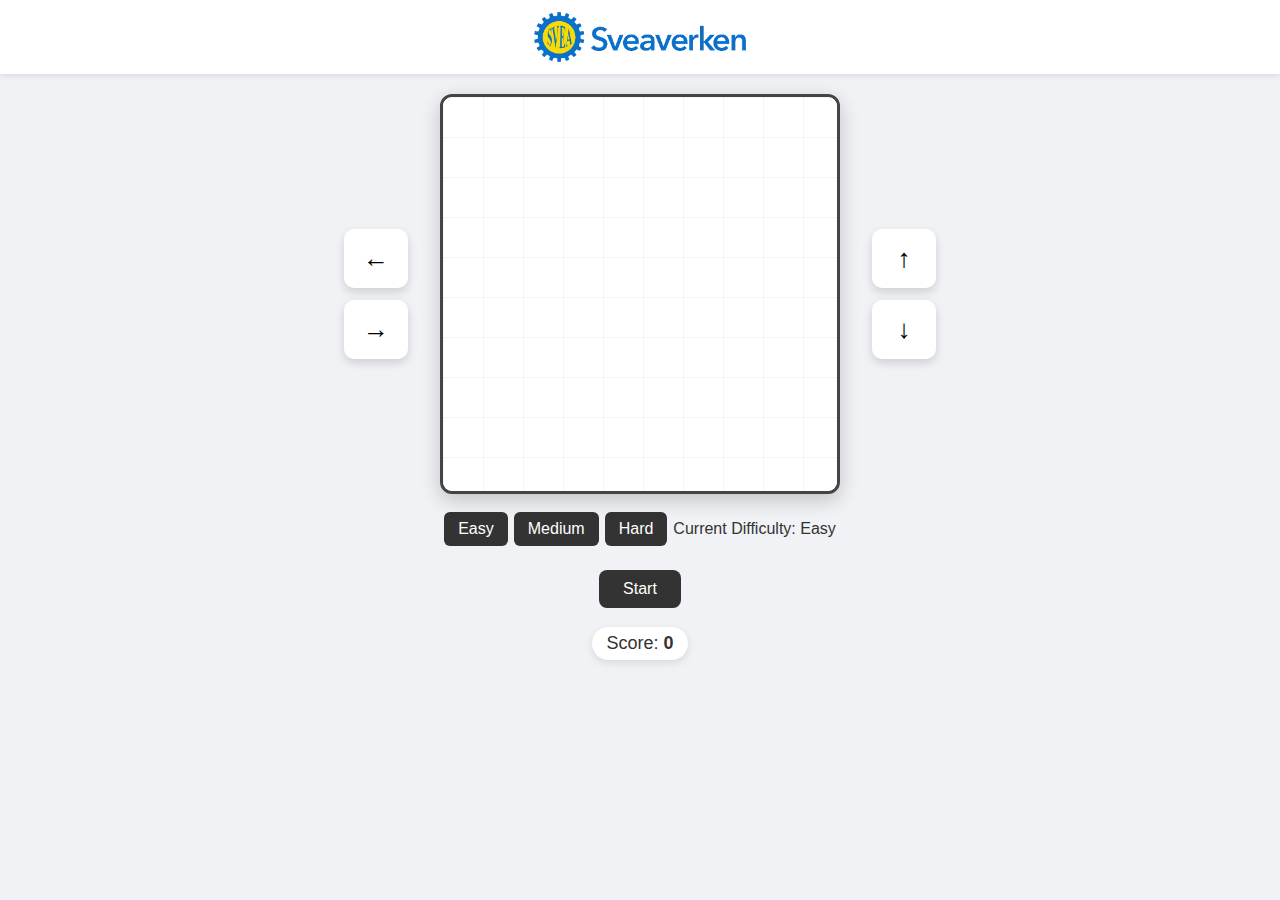
<file: snake.html>
<!DOCTYPE html>
<html lang="pl">
<head>
  <meta charset="UTF-8" />
  <title>Snake Game</title>
  <meta name="viewport" content="width=device-width, initial-scale=1" />

  <style>
    /* stylesv1.css (inline) */
    :root{
      --bg:#f0f2f5;
      --ink:#333;
      --panel:#fff;
      --edge:#444;
      --muted:#777;
      --btn:#333;
      --btn-2:#555;
      --radius:12px;
      --shadow:0 6px 20px rgba(0,0,0,.2);
    }

    *{box-sizing:border-box}
    body {
      font-family: Arial, sans-serif;
      background: var(--bg);
      margin: 0;
      display: flex;
      flex-direction: column;
      align-items: center;
      color: var(--ink);
    }

    /* HEADER */
    header {
      width: 100%;
      background-color: var(--panel);
      display: flex;
      justify-content: center;
      align-items: center;
      padding: 12px 0;
      box-shadow: 0 2px 6px rgba(0, 0, 0, 0.1);
    }
    #logo { height: 50px; user-select: none; -webkit-user-drag: none; }

    /* MAIN LAYOUT */
    main#game-layout {
      display: flex;
      justify-content: center;
      align-items: center;
      margin-top: 20px;
      width: 100%;
      flex-wrap: wrap;
      gap: 16px;
    }

    #left-controls, #right-controls {
      display: flex;
      flex-direction: column;
      justify-content: center;
      align-items: center;
    }
    #left-controls { margin-right: 10px; }
    #right-controls { margin-left: 10px; }

    /* CONTROL BUTTONS */
    .control-button {
      padding: 14px;
      font-size: 26px;
      margin: 6px;
      cursor: pointer;
      border: none;
      background-color: #fff;
      border-radius: 10px;
      box-shadow: 0 4px 10px rgba(0,0,0,0.15);
      transition: all 0.2s ease;
      min-width: 64px;
    }
    .control-button:hover { background-color: var(--btn); color:#fff; }
    .control-button:active { transform: translateY(2px); }

    /* GAME BOARD */
    #game-container {
      display: flex;
      justify-content: center;
      align-items: center;
      border: 3px solid var(--edge);
      background-color: #fff;
      width: 400px;
      height: 400px;
      border-radius: var(--radius);
      box-shadow: var(--shadow);
      position: relative;
      overflow: hidden;
    }

    /* optional subtle grid */
    #game-container::after{
      content:"";
      position:absolute; inset:0;
      pointer-events:none;
      background-image:
        linear-gradient(to right, rgba(0,0,0,.04) 1px, transparent 1px),
        linear-gradient(to bottom, rgba(0,0,0,.04) 1px, transparent 1px);
      background-size:40px 40px;
    }

    #game-canvas {
      background-color: #fff;
      width: 100%;
      height: 100%;
      border-radius: 8px;
      display:block;
    }

    /* START/RESTART */
    #controls {
      margin-top: 16px;
      display: flex;
      justify-content: center;
      flex-wrap: wrap;
      gap: 10px;
    }
    #controls button {
      padding: 10px 24px;
      font-size: 16px;
      cursor: pointer;
      border: none;
      background-color: var(--btn);
      color: #fff;
      border-radius: 8px;
      transition: all 0.2s ease;
    }
    #controls button:hover { background-color: var(--btn-2); }
    #controls button:active { transform: translateY(1px); }

    /* SCOREBOARD */
    #scoreboard {
      margin-top: 14px;
      text-align: center;
    }
    #scoreboard p {
      font-size: 18px;
      margin: 5px;
      background: #fff;
      padding: 6px 14px;
      border-radius: 20px;
      box-shadow: 0 3px 8px rgba(0,0,0,0.1);
    }
    #score { font-weight: 800; }

    /* DIFFICULTY */
    #difficulty-controls {
      display: flex;
      justify-content: center;
      align-items: center;
      margin-top: 10px;
      gap: 6px;
      flex-wrap: wrap;
    }
    .difficulty-button {
      padding: 8px 14px;
      font-size: 16px;
      cursor: pointer;
      border: none;
      background-color: var(--btn);
      color: #fff;
      border-radius: 6px;
      transition: all 0.2s ease;
    }
    .difficulty-button:hover { background-color: var(--btn-2); }

    /* RESPONSIVE */
    @media (max-width: 768px) {
      #game-container { width: 320px; height: 320px; }
      .control-button { font-size: 24px; padding: 12px; }
    }
    @media (max-width: 480px) {
      #left-controls, #right-controls { flex-direction: row; }
      #game-container { width: 280px; height: 280px; }
      .control-button { font-size: 22px; }
    }
  </style>
</head>
<body>
  <header>
    <img src="logo.png" alt="Logo" id="logo">
  </header>

  <main id="game-layout">
    <div id="left-controls">
      <button class="control-button" id="left-button">←</button>
      <button class="control-button" id="right-button">→</button>
    </div>

    <div id="game-container">
      <canvas id="game-canvas" width="400" height="400"></canvas>
    </div>

    <div id="right-controls">
      <button class="control-button" id="up-button">↑</button>
      <button class="control-button" id="down-button">↓</button>
    </div>
  </main>

  <div id="difficulty-controls">
    <button class="difficulty-button" id="easy-button">Easy</button>
    <button class="difficulty-button" id="medium-button">Medium</button>
    <button class="difficulty-button" id="hard-button">Hard</button>
    <p>Current Difficulty: <span id="current-difficulty">Easy</span></p>
  </div>

  <div id="controls">
    <button id="start-button">Start</button>
    <button id="restart-button" style="display: none;">Restart</button>
  </div>

  <div id="scoreboard">
    <p>Score: <span id="score">0</span></p>
  </div>

  <script>
    /* gamesnake.js (inline) */
    const canvas = document.getElementById('game-canvas');
    const context = canvas.getContext('2d');
    const scoreDisplay = document.getElementById('score');
    const startButton = document.getElementById('start-button');
    const restartButton = document.getElementById('restart-button');
    const leftButton = document.getElementById('left-button');
    const rightButton = document.getElementById('right-button');
    const upButton = document.getElementById('up-button');
    const downButton = document.getElementById('down-button');
    const easyButton = document.getElementById('easy-button');
    const mediumButton = document.getElementById('medium-button');
    const hardButton = document.getElementById('hard-button');
    const currentDifficultyDisplay = document.getElementById('current-difficulty');

    canvas.width = 400;
    canvas.height = 400;

    const cellSize = 40;
    let snake = [{ x: 200, y: 200 }];
    let direction = { x: 0, y: 0 };
    let pendingDirection = { x: 0, y: 0 };
    let food = { x: 0, y: 0 };
    let score = 0;
    let gameInterval = null;
    let gameSpeed = 200; // Easy by default to match label
    let gameOver = false;

    const tractorImg = new Image();
    tractorImg.src = 'traktor.png';

    const trailerImg = new Image();
    trailerImg.src = 'przyczepa.png';

    const foodImg = new Image();
    foodImg.src = 'siano.png'; // fallback to trailer if missing

    document.addEventListener('keydown', changeDirection);
    leftButton.addEventListener('click', () => setDirection('ArrowLeft'));
    rightButton.addEventListener('click', () => setDirection('ArrowRight'));
    upButton.addEventListener('click', () => setDirection('ArrowUp'));
    downButton.addEventListener('click', () => setDirection('ArrowDown'));
    startButton.addEventListener('click', startGame);
    restartButton.addEventListener('click', restartGame);
    easyButton.addEventListener('click', () => setDifficulty('Easy', 200));
    mediumButton.addEventListener('click', () => setDifficulty('Medium', 150));
    hardButton.addEventListener('click', () => setDifficulty('Hard', 100));

    function startGame() {
      startButton.style.display = 'none';
      restartButton.style.display = 'inline';
      score = 0;
      direction = { x: 1, y: 0 }; // start moving right
      pendingDirection = { ...direction };
      gameOver = false;
      snake = [{ x: 200, y: 200 }];
      scoreDisplay.textContent = score;
      placeFood();
      resetLoop();
      drawGame();
    }

    function restartGame() {
      clearInterval(gameInterval);
      startGame();
    }

    function resetLoop() {
      if (gameInterval) clearInterval(gameInterval);
      gameInterval = setInterval(updateGame, gameSpeed);
    }

    function updateGame() {
      direction = { ...pendingDirection };

      const head = {
        x: snake[0].x + direction.x * cellSize,
        y: snake[0].y + direction.y * cellSize
      };

      if (outOfBounds(head) || snakeCollision(head)) {
        endGame();
        return;
      }

      snake.unshift(head);

      if (head.x === food.x && head.y === food.y) {
        score++;
        scoreDisplay.textContent = score;
        placeFood();
      } else {
        snake.pop();
      }

      drawGame();
    }

    function drawGame() {
      context.clearRect(0, 0, canvas.width, canvas.height);
      context.fillStyle = '#ffffff';
      context.fillRect(0, 0, canvas.width, canvas.height);

      // snake
      snake.forEach((segment, index) => {
        drawSegment(segment.x, segment.y, index === 0 ? tractorImg : trailerImg, getRotationAngle(index));
      });

      // food
      drawSegment(food.x, food.y, (foodImg.complete && foodImg.naturalWidth ? foodImg : trailerImg), 0);

      if (gameOver) drawGameOver();
    }

    function drawSegment(x, y, img, angle) {
      context.save();
      context.translate(x + cellSize / 2, y + cellSize / 2);
      context.rotate(angle);
      context.drawImage(img, -cellSize / 2, -cellSize / 2, cellSize, cellSize);
      context.restore();
    }

    function getRotationAngle(index) {
      if (index === 0) {
        if (direction.x === 1) return 0;
        if (direction.x === -1) return Math.PI;
        if (direction.y === 1) return Math.PI / 2;
        if (direction.y === -1) return -Math.PI / 2;
      } else {
        const current = snake[index];
        const next = snake[index - 1];
        if (next.x > current.x) return 0;
        if (next.x < current.x) return Math.PI;
        if (next.y > current.y) return Math.PI / 2;
        if (next.y < current.y) return -Math.PI / 2;
      }
      return 0;
    }

    function changeDirection(event) {
      setDirection(event.key);
    }

    function setDirection(keyPressed) {
      const goingUp = direction.y === -1;
      const goingDown = direction.y === 1;
      const goingRight = direction.x === 1;
      const goingLeft = direction.x === -1;

      if (keyPressed === 'ArrowUp' && !goingDown) pendingDirection = { x: 0, y: -1 };
      else if (keyPressed === 'ArrowDown' && !goingUp) pendingDirection = { x: 0, y: 1 };
      else if (keyPressed === 'ArrowLeft' && !goingRight) pendingDirection = { x: -1, y: 0 };
      else if (keyPressed === 'ArrowRight' && !goingLeft) pendingDirection = { x: 1, y: 0 };
    }

    function setDifficulty(level, speed) {
      currentDifficultyDisplay.textContent = level;
      gameSpeed = speed;
      if (!gameOver && snake.length) resetLoop();
    }

    function placeFood() {
      let newFood;
      do {
        newFood = {
          x: Math.floor(Math.random() * (canvas.width / cellSize)) * cellSize,
          y: Math.floor(Math.random() * (canvas.height / cellSize)) * cellSize
        };
      } while (snake.some(segment => segment.x === newFood.x && segment.y === newFood.y));
      food = newFood;
    }

    function snakeCollision(head) {
      return snake.some(segment => segment.x === head.x && segment.y === head.y);
    }

    function outOfBounds(p) {
      return p.x < 0 || p.y < 0 || p.x >= canvas.width || p.y >= canvas.height;
    }

    function endGame() {
      clearInterval(gameInterval);
      gameOver = true;
      drawGame();
      restartButton.style.display = 'inline';
      startButton.style.display = 'inline';
    }

    function drawGameOver() {
      context.fillStyle = 'rgba(0,0,0,0.7)';
      context.fillRect(0, 0, canvas.width, canvas.height);
      context.fillStyle = '#fff';
      context.font = 'bold 24px Arial';
      context.fillText(`Game Over! Score: ${score}`, 60, canvas.height / 2 - 10);
      context.font = '16px Arial';
      context.fillText('Kliknij Restart, aby zagrać ponownie.', 60, canvas.height / 2 + 20);
    }
  </script>
</body>
</html>
</file>
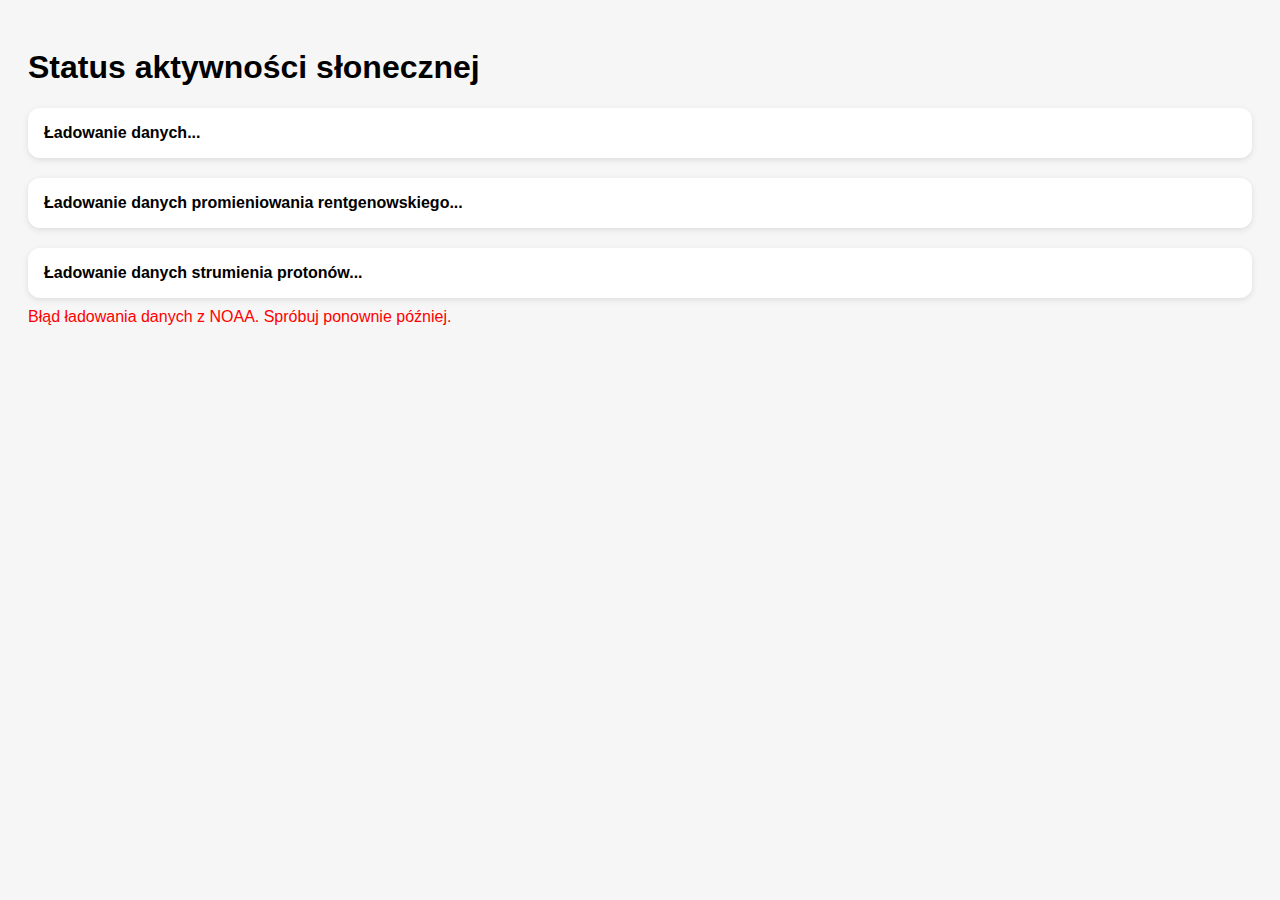
<file: solar.html>
<!DOCTYPE html>
<html lang="pl">
<head>
  <meta charset="UTF-8">
  <title>Status aktywności słonecznej</title>
  <style>
    body { font-family: Arial, sans-serif; background: #f6f6f6; padding: 20px; }
    .status-box {
      background: #fff;
      padding: 16px;
      margin-top: 20px;
      border-radius: 12px;
      box-shadow: 0 2px 6px rgba(0,0,0,0.1);
      font-weight: bold;
    }
    .low { background-color: #c8e6c9; }
    .moderate { background-color: #fff176; }
    .high { background-color: #ff9800; }
    .extreme { background-color: #e53935; color: white; }
    .error { color: red; margin-top: 10px; }
  </style>
</head>
<body>

<div id="google_translate_element" style="margin-bottom: 20px;"></div>

<h1>Status aktywności słonecznej</h1>
<div id="solar-status" class="status-box">Ładowanie danych...</div>
<div id="xray-status" class="status-box">Ładowanie danych promieniowania rentgenowskiego...</div>
<div id="proton-status" class="status-box">Ładowanie danych strumienia protonów...</div>
<div id="error" class="error"></div>

<script src="https://translate.google.com/translate_a/element.js?cb=googleTranslateElementInit"></script>
<script>
  function googleTranslateElementInit() {
    new google.translate.TranslateElement({
      pageLanguage: 'pl',
      includedLanguages: 'pl,en,es,de,fr',
      layout: google.translate.TranslateElement.InlineLayout.HORIZONTAL
    }, 'google_translate_element');
  }

  async function loadSolarStatus() {
    const kpBox = document.getElementById('solar-status');
    const xrayBox = document.getElementById('xray-status');
    const protonBox = document.getElementById('proton-status');
    const errorBox = document.getElementById('error');

    try {
      // Fetch Kp index
      const kpResponse = await fetch('https://services.swpc.noaa.gov/json/planetary_k_index_1m.json');
      const kpData = await kpResponse.json();
      const latestKp = kpData[kpData.length - 1];
      const kp = parseFloat(latestKp.kp_index);

      kpBox.innerText = `Aktualny indeks zakłóceń geomagnetycznych (Kp): ${kp}`;
      kpBox.classList.remove("low", "moderate", "high", "extreme");
      if (kp >= 7) kpBox.classList.add("extreme");
      else if (kp >= 6) kpBox.classList.add("high");
      else if (kp >= 5) kpBox.classList.add("moderate");
      else kpBox.classList.add("low");

      // Fetch X-ray flux
      const xrayResponse = await fetch('https://services.swpc.noaa.gov/json/goes/primary/xrays-1-day.json');
      const xrayData = await xrayResponse.json();
      const lastXray = xrayData[xrayData.length - 1];
      xrayBox.innerText = `Promieniowanie rentgenowskie (X-ray flux): ${lastXray.flux}`;
      xrayBox.style.backgroundColor = '#ffe0b2';

      // Fetch Proton flux
      const protonResponse = await fetch('https://services.swpc.noaa.gov/json/goes/primary/integrated-protons-1-day.json');
      const protonData = await protonResponse.json();
      const lastProton = protonData[protonData.length - 1];
      protonBox.innerText = `Strumień protonów (Proton flux): ${lastProton.proton_flux} pfu`;
      protonBox.style.backgroundColor = '#dcedc8';

    } catch (err) {
      errorBox.innerText = 'Błąd ładowania danych z NOAA. Spróbuj ponownie później.';
    }
  }

  document.addEventListener('DOMContentLoaded', loadSolarStatus);
</script>

</body>
</html>
</file>
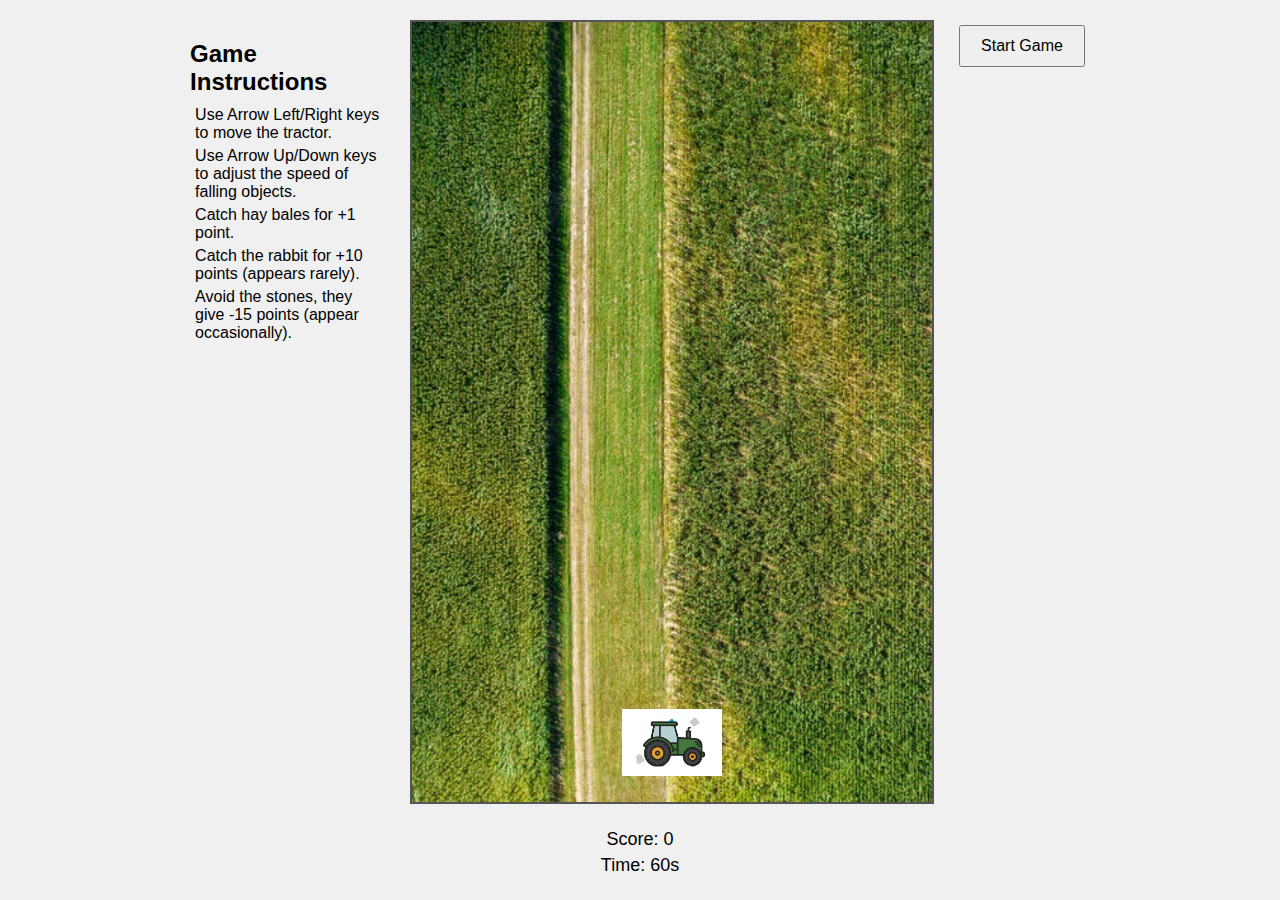
<file: tracgame.html>
<!DOCTYPE html>
<html lang="en">
<head>
    <meta charset="UTF-8">
    <meta name="viewport" content="width=device-width, initial-scale=1.0">
    <title>Tractor Game</title>
    <link rel="stylesheet" href="styles2.css">
</head>
<body>
    <div id="game-layout">
        <div id="instructions">
            <h2>Game Instructions</h2>
            <p>Use Arrow Left/Right keys to move the tractor.</p>
            <p>Use Arrow Up/Down keys to adjust the speed of falling objects.</p>
            <p>Catch hay bales for +1 point.</p>
            <p>Catch the rabbit for +10 points (appears rarely).</p>
            <p>Avoid the stones, they give -15 points (appear occasionally).</p>
        </div>
        <div id="game-container">
            <div id="tractor"></div>
        </div>
        <div id="controls">
            <button id="start-button">Start Game</button>
            <button id="restart-button" style="display: none;">Restart Game</button>
        </div>
    </div>
    <div id="scoreboard">
        <p>Score: <span id="score">0</span></p>
        <p>Time: <span id="time">60</span>s</p>
    </div>
    <script src="game.js"></script>
</body>
</html>
</file>
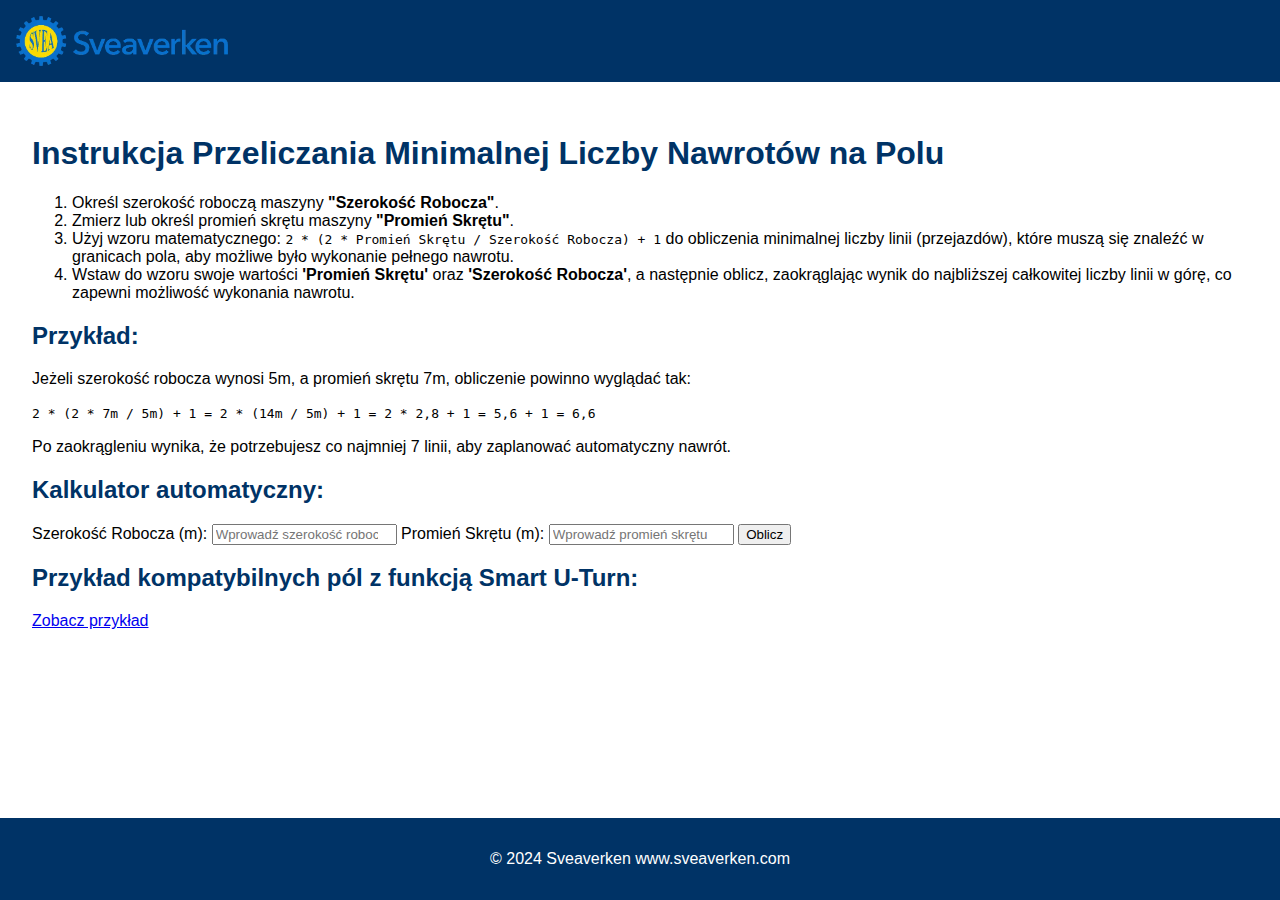
<file: uturn.html>
<!DOCTYPE html>
<html lang="pl">
<head>
    <meta charset="UTF-8">
    <meta name="viewport" content="width=device-width, initial-scale=1.0">
    <title>Instrukcja Przeliczania Minimalnej Liczby Nawrotów</title>
    <link rel="stylesheet" href="styles.css">
    <script type="text/javascript">
        function googleTranslateElementInit() {
            new google.translate.TranslateElement({
                pageLanguage: 'pl',
                includedLanguages: 'en,es,zh-CN,fr,de,pt,ru,ja,ko,it,nl,ar,hi,bn,id,tr', 
                layout: google.translate.TranslateElement.InlineLayout.SIMPLE,
                autoDisplay: false // Disable the auto-display widget
            }, 'google_translate_element');
        }

        function translatePageToBrowserLanguage() {
            var userLang = navigator.language || navigator.userLanguage; 
            userLang = userLang.split('-')[0]; // Get language code (e.g., 'en' from 'en-US')
            var supportedLanguages = ['en', 'es', 'zh-CN', 'fr', 'de', 'pt', 'ru', 'ja', 'ko', 'it', 'nl', 'ar', 'hi', 'bn', 'id', 'tr', 'pl'];
            if (supportedLanguages.includes(userLang)) {
                if (userLang !== 'pl') { // Skip if it's Polish, as the default is Polish
                    var translateElement = new google.translate.TranslateElement({
                        pageLanguage: 'pl',
                        includedLanguages: supportedLanguages.join(','),
                        layout: google.translate.TranslateElement.InlineLayout.SIMPLE,
                        autoDisplay: false
                    }, 'google_translate_element');

                    setTimeout(function () {
                        var iframe = document.querySelector('.goog-te-banner-frame');
                        if (iframe) {
                            var innerDoc = iframe.contentDocument || iframe.contentWindow.document;
                            var langSelect = innerDoc.querySelector('.goog-te-menu-value span');
                            if (langSelect) {
                                langSelect.click();
                                var langToClick = innerDoc.querySelector('a[lang=' + userLang + ']');
                                if (langToClick) {
                                    langToClick.click();
                                }
                            }
                        }
                    }, 1000);
                }
            } else {
                // Default to English if the user's language is not supported
                var translateElement = new google.translate.TranslateElement({
                    pageLanguage: 'pl',
                    includedLanguages: supportedLanguages.join(','),
                    layout: google.translate.TranslateElement.InlineLayout.SIMPLE,
                    autoDisplay: false
                }, 'google_translate_element');

                setTimeout(function () {
                    var iframe = document.querySelector('.goog-te-banner-frame');
                    if (iframe) {
                        var innerDoc = iframe.contentDocument || iframe.contentWindow.document;
                        var langSelect = innerDoc.querySelector('.goog-te-menu-value span');
                        if (langSelect) {
                            langSelect.click();
                            var langToClick = innerDoc.querySelector('a[lang=en]');
                            if (langToClick) {
                                langToClick.click();
                            }
                        }
                    }
                }, 1000);
            }
        }

        function calculateTurnLines() {
            const width = parseFloat(document.getElementById('width').value);
            const radius = parseFloat(document.getElementById('radius').value);
            if (!isNaN(width) && !isNaN(radius) && width > 0 && radius > 0) {
                const result = Math.ceil(2 * (2 * radius / width) + 1);
                document.getElementById('result').innerText = `Minimalna liczba linii: ${result}`;
            } else {
                document.getElementById('result').innerText = 'Proszę wprowadzić poprawne wartości.';
            }
        }
    </script>
</head>
<body onload="translatePageToBrowserLanguage()">
    <header>
        <img src="logo.png" alt="Sveaverken Logo">
        <div id="google_translate_element" style="float: right;"></div>
    </header>
    <main>
        <h1>Instrukcja Przeliczania Minimalnej Liczby Nawrotów na Polu</h1>
        <ol>
            <li>Określ szerokość roboczą maszyny <strong>"Szerokość Robocza"</strong>.</li>
            <li>Zmierz lub określ promień skrętu maszyny <strong>"Promień Skrętu"</strong>.</li>
            <li>
                Użyj wzoru matematycznego: 
                <code>2 * (2 * Promień Skrętu / Szerokość Robocza) + 1</code> 
                do obliczenia minimalnej liczby linii (przejazdów), które muszą się znaleźć w granicach pola, aby możliwe było wykonanie pełnego nawrotu.
            </li>
            <li>
                Wstaw do wzoru swoje wartości <strong>'Promień Skrętu'</strong> oraz <strong>'Szerokość Robocza'</strong>, a następnie oblicz, zaokrąglając wynik do najbliższej całkowitej liczby linii w górę, co zapewni możliwość wykonania nawrotu.
            </li>
        </ol>
        <div class="example">
            <h2>Przykład:</h2>
            <p>Jeżeli szerokość robocza wynosi 5m, a promień skrętu 7m, obliczenie powinno wyglądać tak:</p>
            <p><code>2 * (2 * 7m / 5m) + 1 = 2 * (14m / 5m) + 1 = 2 * 2,8 + 1 = 5,6 + 1 = 6,6</code></p>
            <p>Po zaokrągleniu wynika, że potrzebujesz co najmniej 7 linii, aby zaplanować automatyczny nawrót.</p>
        </div>
        <div class="calculator">
            <h2>Kalkulator automatyczny:</h2>
            <label for="width">Szerokość Robocza (m):</label>
            <input type="number" id="width" step="0.1" placeholder="Wprowadź szerokość roboczą">
            <label for="radius">Promień Skrętu (m):</label>
            <input type="number" id="radius" step="0.1" placeholder="Wprowadź promień skrętu">
            <button onclick="calculateTurnLines()">Oblicz</button>
            <div class="result" id="result"></div>
        </div>
        <div class="example-link">
            <h2>Przykład kompatybilnych pól z funkcją Smart U-Turn:</h2>
            <a href="https://raw.githubusercontent.com/MariuszNi/sveaverken/main/uturn.png" target="_blank">Zobacz przykład</a>
        </div>
    </main>
    <footer>
        <p>&copy; 2024 Sveaverken www.sveaverken.com</p>
    </footer>
</body>
</html>
</file>
<file: styles2.css>
/* styles2.css */
body {
    margin: 0;
    font-family: Arial, sans-serif;
    display: flex;
    flex-direction: column;
    align-items: center;
    background-color: #f0f0f0;
}

#game-layout {
    display: flex;
    justify-content: center;
    align-items: flex-start;
    margin-top: 20px;
}

#instructions {
    margin-right: 20px;
    text-align: left;
    width: 200px;
}

#instructions h2 {
    margin-bottom: 10px;
}

#instructions p {
    margin: 5px;
    font-size: 16px;
}

#game-container {
    position: relative;
    width: 520px; /* Increase width by 30% */
    height: 780px; /* Increase height by 30% */
    background: url('background.jpg') repeat-y center top/cover;
    overflow: hidden;
    border: 2px solid #555;
}

#tractor {
    position: absolute;
    bottom: 10px;
    left: 50%;
    width: 100px; /* Double the original size */
    height: 100px; /* Double the original size */
    background: url('tractor.png') no-repeat center center/contain;
    transform: translateX(-50%);
}

.hay-bale, .rabbit, .stone {
    position: absolute;
    background-size: cover;
}

.hay-bale {
    width: 60px; /* Double the original size */
    height: 60px; /* Double the original size */
    background: url('hay-bale.png') no-repeat center center/contain;
}

.rabbit {
    width: 30px;
    height: 30px;
    background: url('rabbit.png') no-repeat center center/contain;
}

.stone {
    width: 30px;
    height: 30px;
    background: url('stone.png') no-repeat center center/contain;
}

#controls {
    margin-left: 20px;
    text-align: center;
    display: flex;
    flex-direction: column;
    align-items: center;
}

#controls button {
    padding: 10px 20px;
    font-size: 16px;
    margin: 5px;
    cursor: pointer;
}

#scoreboard {
    margin-top: 20px;
    text-align: center;
}

#scoreboard p {
    margin: 5px;
    font-size: 18px;
}
</file>
<file: styles.css>
body {
    font-family: Arial, sans-serif;
    margin: 0;
    padding: 0;
    display: flex;
    flex-direction: column;
    min-height: 100vh;
}
/* Stylizacja dla popupu */
        .popup {
            display: none;
            position: fixed;
            z-index: 1000;
            left: 0;
            top: 0;
            width: 100%;
            height: 100%;
            overflow: auto;
            background-color: rgba(0,0,0,0.5);
        }
.software-title {
    font-size: 1.5em;
}

        .popup-content {
            background-color: #fff;
            margin: 15% auto;
            padding: 20px;
            border: 1px solid #888;
            width: 80%;
            box-shadow: 0px 0px 10px rgba(0,0,0,0.5);
        }

        .close-button {
            color: #aaa;
            float: right;
            font-size: 28px;
            font-weight: bold;
        }

        .close-button:hover,
        .close-button:focus {
            color: black;
            text-decoration: none;
            cursor: pointer;
        }

        #news-content p {
            margin: 10px 0;
            line-height: 1.5;
        }

        /* Stylizacja przycisku */
        .button-container {
            text-align: center;
            margin-bottom: 10px;
        }

        #news-button {
            background-color: #2196F3; / kolor/
            color: white;
            padding: 10px 20px;
            border: none;
            border-radius: 5px;
            cursor: pointer;
            font-size: 16px;
            transition: background-color 0.3s ease;
        }

        #news-button:hover {
            background-color: #45a049;
        }

        /* Animacja dla popupu */
        .popup-content {
            animation: fadeIn 0.5s;
        }

        @keyframes fadeIn {
            from {opacity: 0;}
            to {opacity: 1;}
        }
header {
    background-color: #003366;
    color: #fff;
    padding: 1em;
    display: flex;
    align-items: center;
    justify-content: space-between;
}

header img {
    height: 50px;
    max-width: 100%;
}

nav ul {
    list-style: none;
    display: flex;
    margin: 0;
    padding: 0;
}

nav ul li {
    margin-left: 1em;
}

nav ul li a {
    color: #fff;
    text-decoration: none;
}

main {
    flex: 1;
    padding: 2em;
}

h1, h2 {
    color: #003366;
}

#video-columns {
    display: flex;
    justify-content: space-between;
}

.video-column {
    flex: 1;
    margin: 0 1em;
}

.video-column h3 {
    text-align: center;
}

.video-column div {
    margin-bottom: 1em;
    text-align: center;
}

#manual-list ul {
    list-style: none;
    padding: 0;
}

footer {
    background-color: #003366;
    color: #fff;
    text-align: center;
    padding: 1em;
    margin-top: auto;
}

#search-input {
    width: 100%;
    padding: 10px;
    margin-bottom: 20px;
    border: 1px solid #ccc;
    border-radius: 4px;
}
#chat-container {
    width: 300px;
    margin: 0 auto;
    padding: 10px;
    border: 1px solid #ccc;
    border-radius: 10px;
    font-family: Arial, sans-serif;
}

#messages {
    height: 300px;
    overflow-y: auto;
    border: 1px solid #ddd;
    padding: 10px;
    margin-bottom: 10px;
}

.user-message {
    text-align: right;
    color: blue;
}

.bot-message {
    text-align: left;
    color: green;
}
</file>
